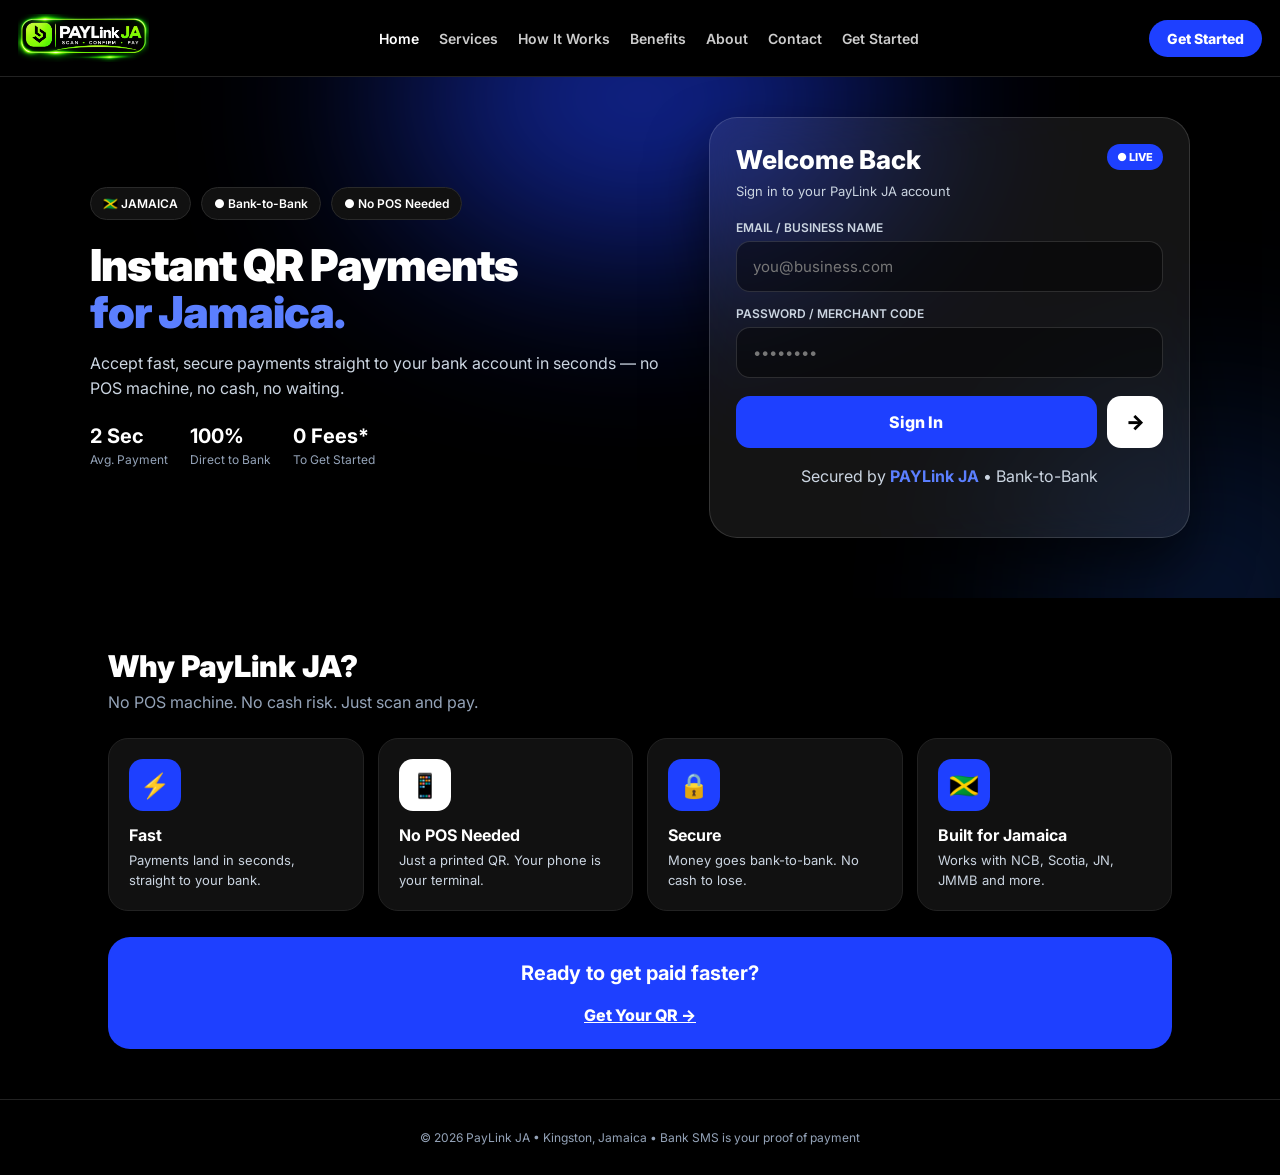
<file: index.html>
<!DOCTYPE html>
<html lang="en">
<head>
<meta charset="UTF-8" />
<meta name="viewport" content="width=device-width, initial-scale=1.0" />
<title>PayLink JA | Instant Bank-to-Bank QR Payments for Jamaica</title>
<link href="https://fonts.googleapis.com/css2?family=Inter:wght@400;600;700;800;900&display=swap" rel="stylesheet">
<style>
* { margin:0; padding:0; box-sizing:border-box; font-family:'Inter',sans-serif; }
body { background:#000; color:#fff; }

/* NAV */
.navbar { background:#000; padding:14px 18px; display:flex; align-items:center; justify-content:space-between; position:sticky; top:0; z-index:100; border-bottom:1px solid #222; }
.logo { display:flex; align-items:center; gap:10px; text-decoration:none; }
.logo img { height:48px; width:auto; display:block; }
.logo-box { width:40px; height:40px; background:#1E40FF; border-radius:12px; display:flex; align-items:center; justify-content:center; font-size:20px; font-weight:900; color:#fff; }
.logo-text b { font-size:19px; color:#fff; display:block; line-height:1; }
.logo-text span { font-size:9px; letter-spacing:2px; color:#5B7FFF; font-weight:700; }
.nav-links { display:flex; gap:20px; align-items:center; }
.nav-links a { color:#ccc; text-decoration:none; font-size:14px; font-weight:600; }
.nav-links a.active { color:#fff; }
.btn-nav { background:#1E40FF; color:#fff; padding:10px 18px; border-radius:999px; font-weight:800; font-size:14px; text-decoration:none; }
.menu-btn { display:none; background:none; border:1px solid #333; color:#fff; font-size:22px; padding:4px 12px; border-radius:8px; cursor:pointer; }

/* HERO */
.hero { position:relative; padding:40px 18px 60px; overflow:hidden; background:#000; }
.glow-top { position:absolute; top:-120px; left:50%; transform:translateX(-50%); width:500px; height:280px; background:#1E40FF; filter:blur(110px); opacity:0.65; border-radius:50%; pointer-events:none; }
.glow-bottom { position:absolute; bottom:-150px; right:-80px; width:300px; height:300px; background:#2563EB; filter:blur(130px); opacity:0.35; border-radius:50%; pointer-events:none; }
.hero-inner { position:relative; max-width:1100px; margin:0 auto; display:grid; grid-template-columns:1.1fr 0.9fr; gap:30px; align-items:center; }
.hero h1 { font-size:44px; line-height:1.05; font-weight:900; letter-spacing:-1px; color:#fff; }
.hero h1 em { color:#5B7FFF; font-style:normal; }
.hero p { color:#CBD5E1; margin:16px 0 22px; font-size:16px; line-height:1.6; }
.pills { display:flex; gap:10px; flex-wrap:wrap; margin-bottom:22px; }
.pill { background:#111; border:1px solid #2A2A2A; padding:8px 12px; border-radius:999px; font-size:12px; font-weight:600; color:#fff; }
.stats { display:flex; gap:22px; }
.stat b { font-size:20px; display:block; color:#fff; }
.stat span { font-size:12px; color:#94A3B8; }

/* GLASS CARD */
.glass { background:rgba(255,255,255,0.08); backdrop-filter:blur(20px); -webkit-backdrop-filter:blur(20px); border:1px solid rgba(255,255,255,0.14); border-radius:28px; padding:26px; box-shadow:0 30px 60px rgba(0,0,0,0.6); }
.glass-top { display:flex; justify-content:space-between; align-items:flex-start; margin-bottom:18px; }
.glass-top h2 { font-size:26px; font-weight:800; color:#fff; }
.glass-top p { font-size:13px; color:#CBD5E1; margin:6px 0 0; }
.live { background:#1E40FF; color:#fff; font-size:11px; font-weight:800; padding:6px 10px; border-radius:999px; }
label { font-size:12px; color:#CBD5E1; font-weight:600; display:block; margin:14px 0 6px; }
.input { width:100%; background:rgba(0,0,0,0.45); border:1px solid rgba(255,255,255,0.14); color:#fff; padding:15px 16px; border-radius:14px; font-size:15px; outline:none; }
.input:focus { border-color:#1E40FF; }
.input::placeholder { color:#777; }
.row { display:flex; gap:10px; margin-top:18px; }
.btn-blue { flex:1; background:#1E40FF; color:#fff; border:none; padding:16px; border-radius:14px; font-weight:800; font-size:16px; cursor:pointer; }
.btn-arrow { width:56px; background:#fff; color:#000; border:none; border-radius:14px; font-size:20px; font-weight:900; cursor:pointer; }
.secure { text-align:center; font-size:12px; color:#94A3B8; margin-top:14px; }
.secure b { color:#5B7FFF; }

/* SECTIONS */
.section { padding:50px 18px; max-width:1100px; margin:0 auto; }
.section h2 { font-size:30px; font-weight:900; margin-bottom:8px; color:#fff; }
.section-sub { color:#94A3B8; margin-bottom:26px; }
.grid4 { display:grid; grid-template-columns:repeat(4,1fr); gap:14px; }
.card { background:#111; border:1px solid #222; border-radius:20px; padding:20px; }
.card-icon { width:52px; height:52px; border-radius:14px; background:#1E40FF; display:flex; align-items:center; justify-content:center; font-size:24px; margin-bottom:14px; color:#fff; }
.card-icon.white { background:#fff; color:#000; }
.card h3 { font-size:16px; margin-bottom:6px; color:#fff; }
.card p { font-size:13px; color:#CBD5E1; line-height:1.5; }
.steps { display:grid; grid-template-columns:1fr 1fr 1fr; gap:14px; }
.step { background:#fff; color:#000; border-radius:20px; padding:22px; }
.step-num { width:36px; height:36px; background:#1E40FF; color:#fff; border-radius:50%; display:flex; align-items:center; justify-content:center; font-weight:900; margin-bottom:12px; }
.step p { color:#555; font-size:14px; margin-top:6px; }
.banner { background:#1E40FF; color:#fff; border-radius:22px; padding:24px; text-align:center; margin-top:26px; }
.banner b { font-size:20px; color:#fff; }
.footer { text-align:center; padding:30px 18px; color:#94A3B8; font-size:12px; border-top:1px solid #222; }

/* MOBILE */
@media(max-width:768px){
  .nav-links, .btn-nav { display:none; }
  .nav-links.show { display:flex; flex-direction:column; align-items:stretch; position:absolute; top:68px; left:0; right:0; background:#000; padding:20px; border-bottom:1px solid #222; z-index:99; }
  .nav-links.show a { padding:12px 0; border-bottom:1px solid #111; font-size:16px; color:#fff; }
  .nav-links.show a.btn-nav-mobile { background:#1E40FF; color:#fff; text-align:center; border-radius:999px; padding:14px; margin-top:12px; border-bottom:none; }
  .menu-btn { display:block; }
  .hero-inner { grid-template-columns:1fr; }
  .hero h1 { font-size:34px; }
  .grid4, .steps { grid-template-columns:1fr; }
  .stats { flex-wrap:wrap; }
}
</style>
</head>
<body>

<header class="navbar">
  <a href="index.html" class="logo">
    <img src="logo.png" alt="PAYLink JA">
  </a>
  <nav class="nav-links" id="navLinks">
    <a href="index.html" class="active">Home</a>
    <a href="services.html">Services</a>
    <a href="how-it-works.html">How It Works</a>
    <a href="benefits.html">Benefits</a>
    <a href="about.html">About</a>
    <a href="contact.html">Contact</a>
    <a href="contact.html" class="btn-nav-mobile">Get Started</a>
  </nav>
  <a href="contact.html" class="btn-nav">Get Started</a>
  <button class="menu-btn" id="menuBtn" type="button" aria-label="Open menu" onclick="toggleMenu()">☰</button>
</header>

<section class="hero">
  <div class="glow-top"></div>
  <div class="glow-bottom"></div>
  <div class="hero-inner">
    <div>
      <div class="pills"><span class="pill">🇯🇲 JAMAICA</span><span class="pill">● Bank-to-Bank</span><span class="pill">● No POS Needed</span></div>
      <h1>Instant QR Payments<br><em>for Jamaica.</em></h1>
      <p>Accept fast, secure payments straight to your bank account in seconds — no POS machine, no cash, no waiting.</p>
      <div class="stats">
        <div class="stat"><b>2 Sec</b><span>Avg. Payment</span></div>
        <div class="stat"><b>100%</b><span>Direct to Bank</span></div>
        <div class="stat"><b>0 Fees*</b><span>To Get Started</span></div>
      </div>
    </div>

    <div class="glass">
      <div class="glass-top">
        <div><h2>Welcome Back</h2><p>Sign in to your PayLink JA account</p></div>
        <span class="live">● LIVE</span>
      </div>
      <label>EMAIL / BUSINESS NAME</label>
      <input class="input" placeholder="you@business.com" />
      <label>PASSWORD / MERCHANT CODE</label>
      <input class="input" type="password" placeholder="••••••••" />
      <div class="row">
        <button class="btn-blue">Sign In</button>
        <button class="btn-arrow">→</button>
      </div>
      <p class="secure">Secured by <b>PAYLink JA</b> • Bank-to-Bank</p>
    </div>
  </div>
</section>

<section class="section">
  <h2>Why PayLink JA?</h2>
  <p class="section-sub">No POS machine. No cash risk. Just scan and pay.</p>
  <div class="grid4">
    <div class="card"><div class="card-icon">⚡</div><h3>Fast</h3><p>Payments land in seconds, straight to your bank.</p></div>
    <div class="card"><div class="card-icon white">📱</div><h3>No POS Needed</h3><p>Just a printed QR. Your phone is your terminal.</p></div>
    <div class="card"><div class="card-icon">🔒</div><h3>Secure</h3><p>Money goes bank-to-bank. No cash to lose.</p></div>
    <div class="card"><div class="card-icon">🇯🇲</div><h3>Built for Jamaica</h3><p>Works with NCB, Scotia, JN, JMMB and more.</p></div>
  </div>
  <div class="banner"><b>Ready to get paid faster?</b><br><br><a href="contact.html" style="color:#fff;font-weight:800;">Get Your QR →</a></div>
</section>

<footer class="footer">© 2026 PayLink JA • Kingston, Jamaica • Bank SMS is your proof of payment</footer>

<script>
function toggleMenu(){
  var nav = document.getElementById('navLinks');
  if(nav) nav.classList.toggle('show');
  var btn = document.getElementById('menuBtn');
  if(btn) btn.textContent = nav.classList.contains('show') ? '✕' : '☰';
}
document.addEventListener('DOMContentLoaded', function(){
  var links = document.querySelectorAll('#navLinks a');
  links.forEach(function(link){
    link.addEventListener('click', function(){
      var nav = document.getElementById('navLinks');
      if(nav) nav.classList.remove('show');
      var btn = document.getElementById('menuBtn');
      if(btn) btn.textContent = '☰';
    });
  });
});
</script>
</body>
</html>
</file>
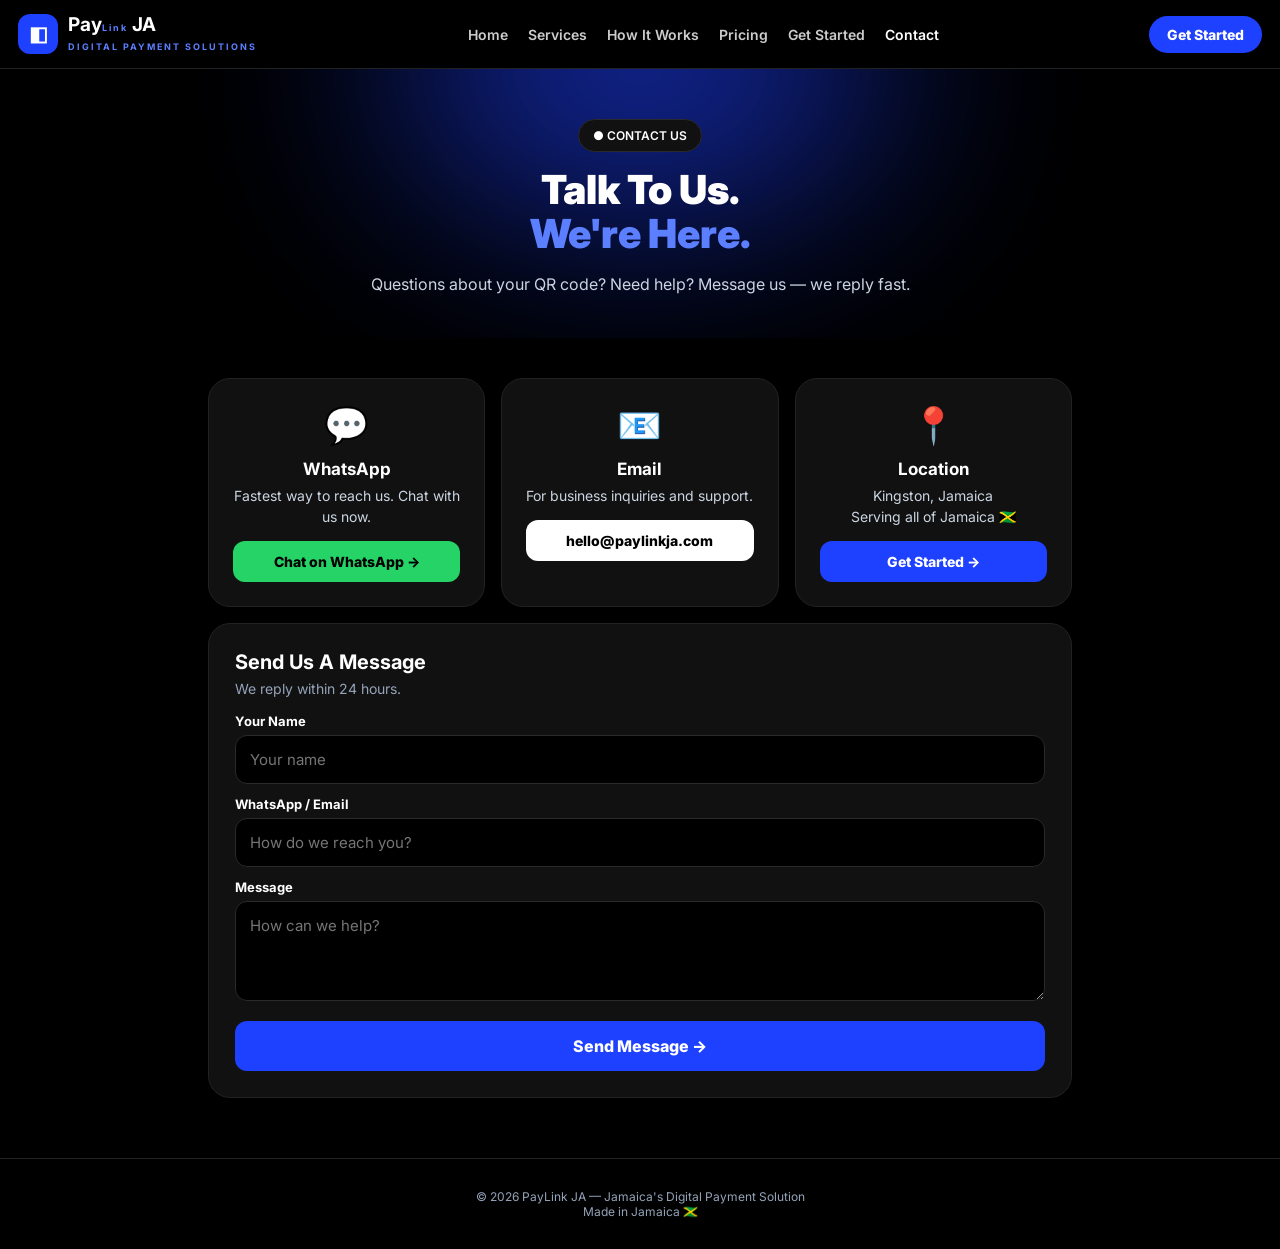
<file: Contact.html>
<!DOCTYPE html>
<html lang="en">
<head>
<meta charset="UTF-8" />
<meta name="viewport" content="width=device-width, initial-scale=1.0" />
<title>Contact | PayLink JA</title>
<link href="https://fonts.googleapis.com/css2?family=Inter:wght@400;600;700;800;900&display=swap" rel="stylesheet">
<style>
* { margin:0; padding:0; box-sizing:border-box; font-family:'Inter',sans-serif; }
body { background:#000; color:#fff; }
.navbar { background:#000; padding:14px 18px; display:flex; align-items:center; justify-content:space-between; position:sticky; top:0; z-index:100; border-bottom:1px solid #222; }
.logo { display:flex; align-items:center; gap:10px; text-decoration:none; }
.logo-box { width:40px; height:40px; background:#1E40FF; border-radius:12px; display:flex; align-items:center; justify-content:center; font-size:20px; font-weight:900; color:#fff; }
.logo-text b { font-size:19px; color:#fff; display:block; line-height:1; }
.logo-text span { font-size:9px; letter-spacing:2px; color:#5B7FFF; font-weight:700; }
.nav-links { display:flex; gap:20px; }
.nav-links a { color:#ccc; text-decoration:none; font-size:14px; font-weight:600; }
.nav-links a.active { color:#fff; }
.btn-nav { background:#1E40FF; color:#fff; padding:10px 18px; border-radius:999px; font-weight:800; font-size:14px; text-decoration:none; }
.menu-btn { display:none; background:none; border:1px solid #333; color:#fff; font-size:22px; padding:4px 12px; border-radius:8px; }
.hero { position:relative; padding:50px 18px 40px; overflow:hidden; background:#000; text-align:center; }
.glow-top { position:absolute; top:-140px; left:50%; transform:translateX(-50%); width:500px; height:280px; background:#1E40FF; filter:blur(110px); opacity:0.65; border-radius:50%; pointer-events:none; }
.hero-inner { position:relative; max-width:800px; margin:0 auto; }
.hero h1 { font-size:40px; font-weight:900; line-height:1.1; }
.hero h1 em { color:#5B7FFF; font-style:normal; }
.hero p { color:#CBD5E1; margin:16px 0 0; font-size:16px; line-height:1.6; }
.pill { display:inline-block; background:#111; border:1px solid #2A2A2A; padding:8px 14px; border-radius:999px; font-size:12px; font-weight:600; margin-bottom:16px; }
.section { padding:40px 18px 60px; max-width:900px; margin:0 auto; }
.grid { display:grid; grid-template-columns:1fr 1fr 1fr; gap:16px; }
.card { background:#111; border:1px solid #222; border-radius:22px; padding:24px; text-align:center; }
.card-icon { font-size:36px; margin-bottom:12px; }
.card h3 { font-size:17px; margin-bottom:6px; }
.card p { font-size:14px; color:#CBD5E1; line-height:1.5; margin-bottom:14px; }
.card a { display:block; background:#1E40FF; color:#fff; text-decoration:none; padding:12px; border-radius:12px; font-weight:800; font-size:14px; }
.card a.green { background:#25D366; color:#000; }
.card a.white { background:#fff; color:#000; }
.form-card { background:#111; border:1px solid #222; border-radius:22px; padding:26px; margin-top:16px; }
.form-card h3 { font-size:20px; margin-bottom:6px; }
.form-card p { color:#94A3B8; font-size:14px; margin-bottom:16px; }
label { display:block; font-size:13px; font-weight:700; margin:12px 0 6px; }
input, textarea { width:100%; background:#000; border:1px solid #2A2A2A; color:#fff; padding:14px; border-radius:12px; font-size:15px; outline:none; }
input:focus, textarea:focus { border-color:#1E40FF; }
textarea { height:100px; resize:vertical; }
.submit { width:100%; background:#1E40FF; color:#fff; border:none; padding:15px; border-radius:12px; font-weight:800; font-size:16px; margin-top:16px; cursor:pointer; }
.footer { text-align:center; padding:30px 18px; color:#94A3B8; font-size:12px; border-top:1px solid #222; }
@media(max-width:768px){
  .nav-links, .btn-nav { display:none; }
  .nav-links.show { display:flex; flex-direction:column; position:absolute; top:68px; left:0; right:0; background:#000; padding:20px; border-bottom:1px solid #222; }
  .nav-links.show a { padding:12px 0; border-bottom:1px solid #111; font-size:16px; color:#fff; }
  .menu-btn { display:block; }
  .hero h1 { font-size:32px; }
  .grid { grid-template-columns:1fr; }
}
</style>
</head>
<body>
<header class="navbar">
  <a href="index.html" class="logo">
    <div class="logo-box">◧</div>
    <div class="logo-text"><b>Pay<span style="color:#5B7FFF;">Link</span> JA</b><span>DIGITAL PAYMENT SOLUTIONS</span></div>
  </a>
  <nav class="nav-links" id="navLinks">
    <a href="index.html">Home</a>
    <a href="services.html">Services</a>
    <a href="how-it-works.html">How It Works</a>
    <a href="pricing.html">Pricing</a>
    <a href="get-started.html">Get Started</a>
    <a href="contact.html" class="active">Contact</a>
  </nav>
  <a href="get-started.html" class="btn-nav">Get Started</a>
  <button class="menu-btn" onclick="toggleMenu()">☰</button>
</header>
<section class="hero">
  <div class="glow-top"></div>
  <div class="hero-inner">
    <span class="pill">● CONTACT US</span>
    <h1>Talk To Us.<br><em>We're Here.</em></h1>
    <p>Questions about your QR code? Need help? Message us — we reply fast.</p>
  </div>
</section>
<section class="section">
  <div class="grid">
    <div class="card">
      <div class="card-icon">💬</div>
      <h3>WhatsApp</h3>
      <p>Fastest way to reach us. Chat with us now.</p>
      <a href="https://wa.me/18765551234?text=Hi%20PayLink%20JA!" class="green">Chat on WhatsApp →</a>
    </div>
    <div class="card">
      <div class="card-icon">📧</div>
      <h3>Email</h3>
      <p>For business inquiries and support.</p>
      <a href="mailto:hello@paylinkja.com" class="white">hello@paylinkja.com</a>
    </div>
    <div class="card">
      <div class="card-icon">📍</div>
      <h3>Location</h3>
      <p>Kingston, Jamaica<br>Serving all of Jamaica 🇯🇲</p>
      <a href="get-started.html">Get Started →</a>
    </div>
  </div>
  <div class="form-card">
    <h3>Send Us A Message</h3>
    <p>We reply within 24 hours.</p>
    <form action="https://formspree.io/f/mzzgqkya" method="POST">
      <label>Your Name</label>
      <input type="text" name="name" placeholder="Your name" required>
      <label>WhatsApp / Email</label>
      <input type="text" name="contact" placeholder="How do we reach you?" required>
      <label>Message</label>
      <textarea name="message" placeholder="How can we help?" required></textarea>
      <button type="submit" class="submit">Send Message →</button>
    </form>
  </div>
</section>
<div class="footer">© 2026 PayLink JA — Jamaica's Digital Payment Solution<br>Made in Jamaica 🇯🇲</div>
<script>
function toggleMenu(){ document.getElementById('navLinks').classList.toggle('show'); }
</script>
</body>
</html>
</file>
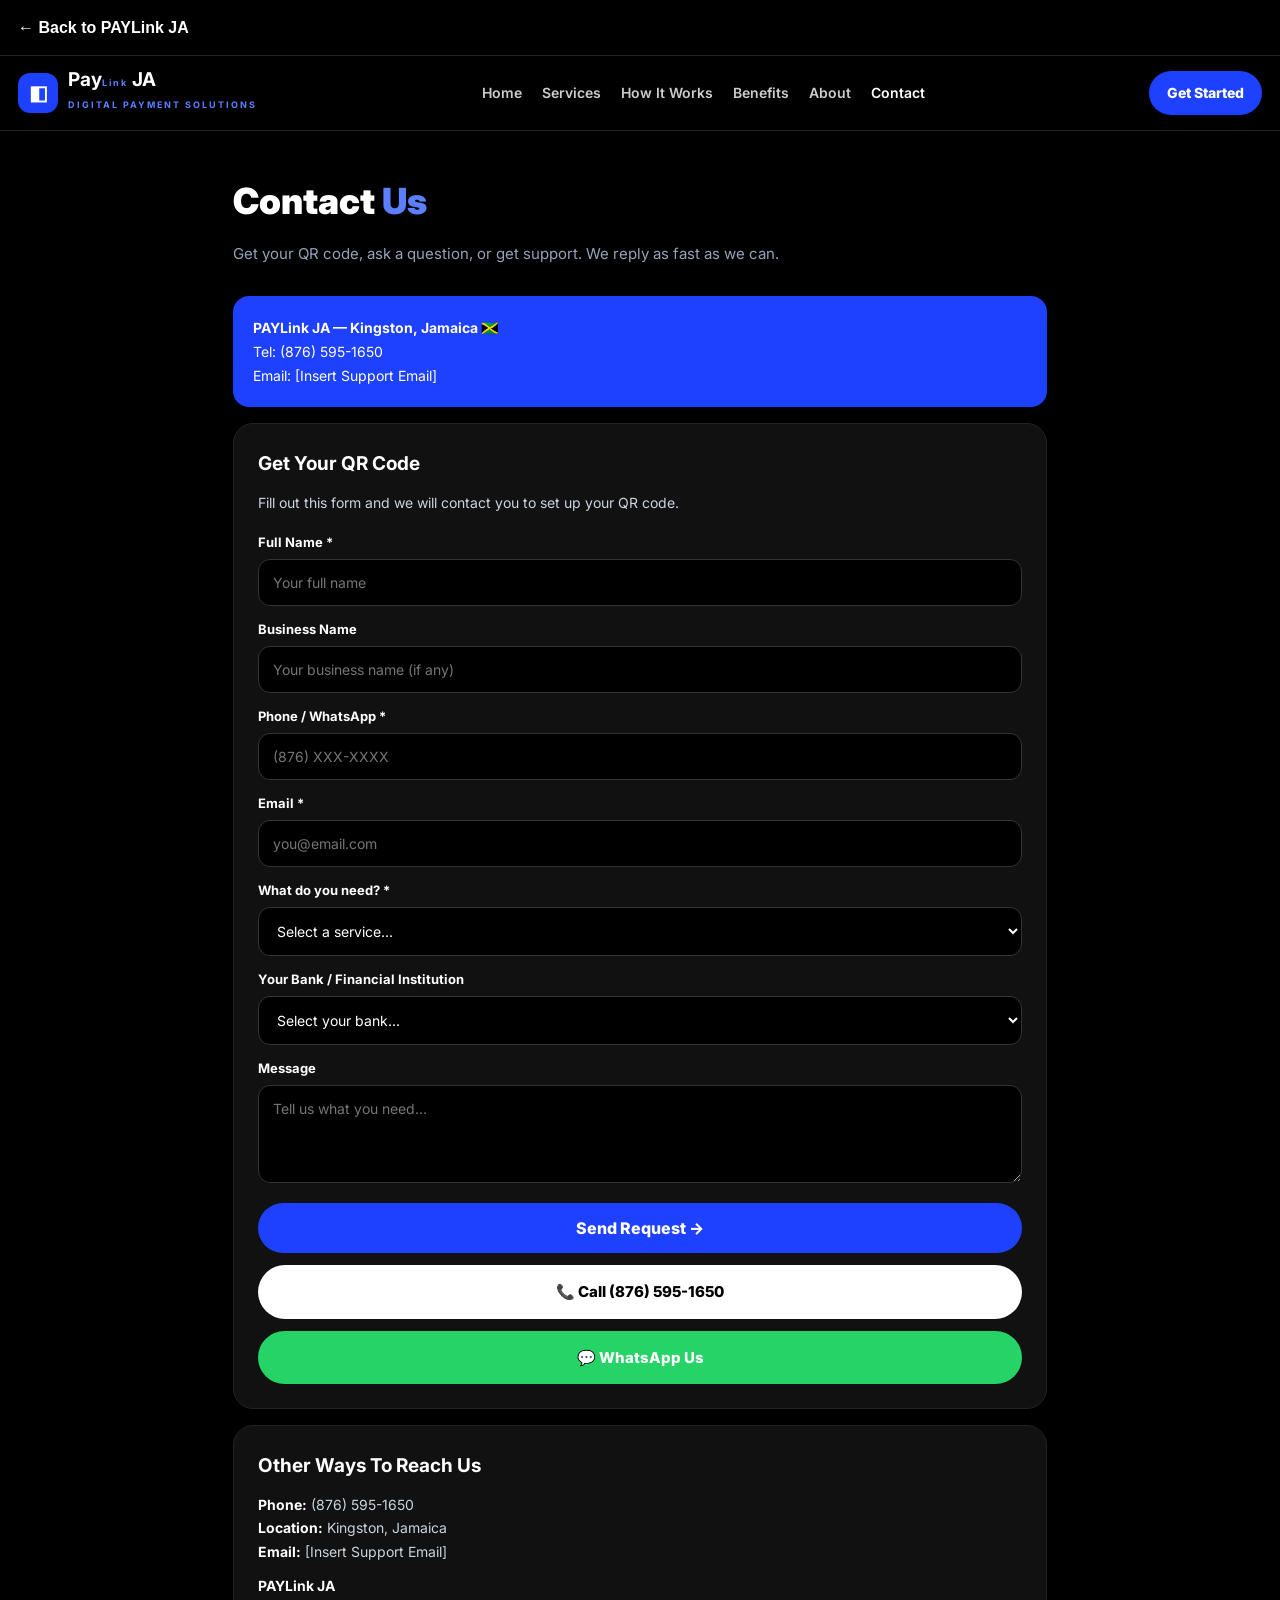
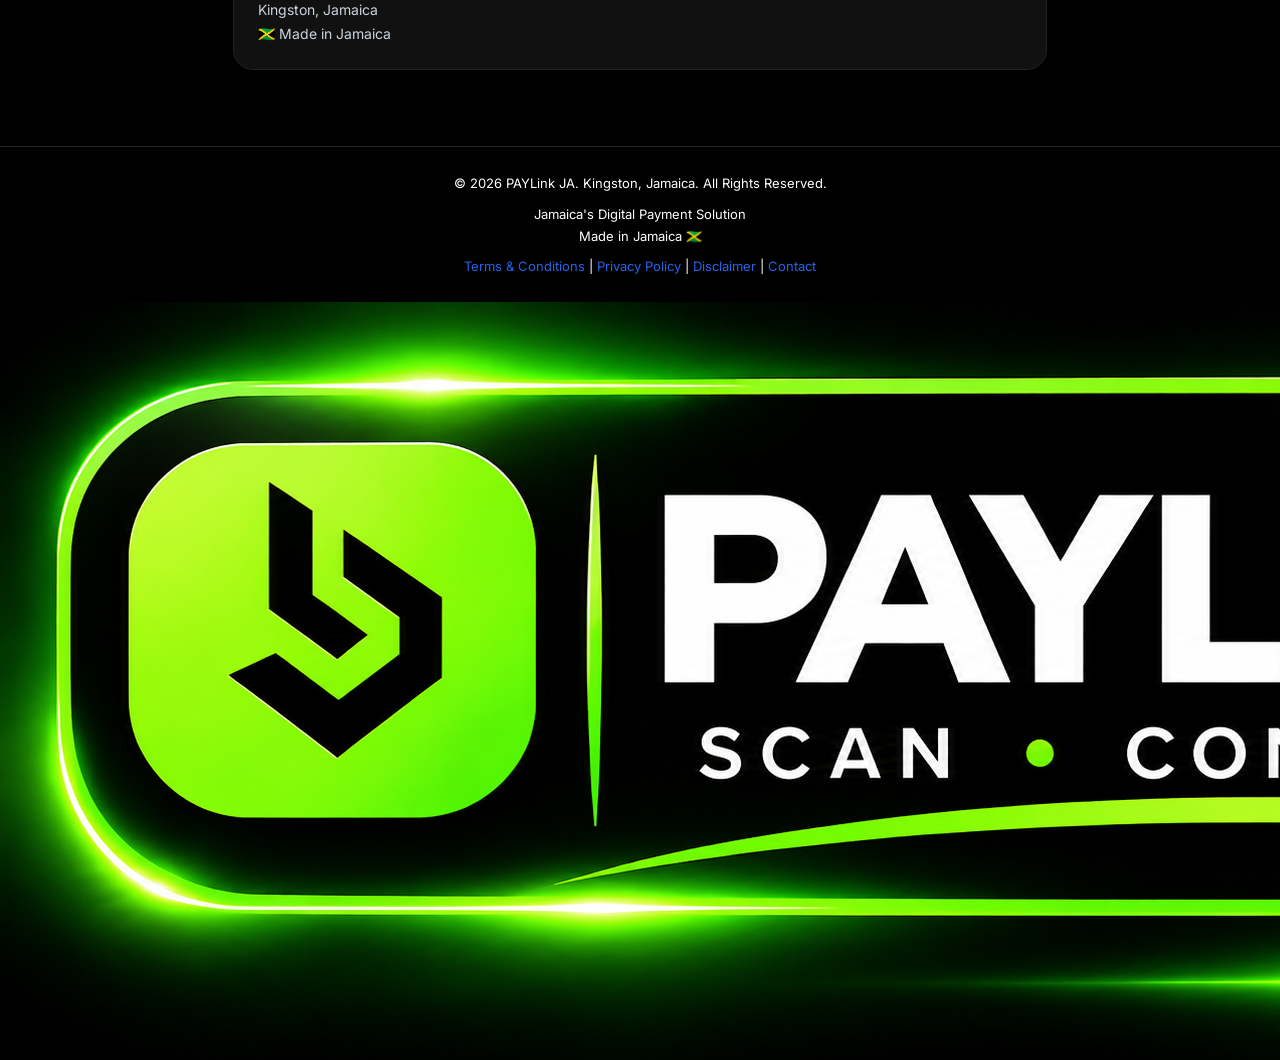
<file: contact.html>
<!DOCTYPE html>
<html lang="en">
<head>
<meta charset="UTF-8" />
<meta name="viewport" content="width=device-width, initial-scale=1.0" />
<title>Contact Us | PAYLink JA</title>
<link href="https://fonts.googleapis.com/css2?family=Inter:wght@400;600;700;800;900&display=swap" rel="stylesheet">
<style>
* { margin:0; padding:0; box-sizing:border-box; font-family:'Inter',sans-serif; }
body { background:#000; color:#fff; line-height:1.7; }
.navbar { background:#000; padding:14px 18px; display:flex; align-items:center; justify-content:space-between; position:sticky; top:0; z-index:100; border-bottom:1px solid #222; }
.logo { display:flex; align-items:center; gap:10px; text-decoration:none; }
.logo-box { width:40px; height:40px; background:#1E40FF; border-radius:12px; display:flex; align-items:center; justify-content:center; font-size:20px; font-weight:900; color:#fff; }
.logo-text b { font-size:19px; color:#fff; display:block; line-height:1; }
.logo-text span { font-size:9px; letter-spacing:2px; color:#5B7FFF; font-weight:700; }
.nav-links { display:flex; gap:20px; }
.nav-links a { color:#ccc; text-decoration:none; font-size:14px; font-weight:600; }
.nav-links a.active { color:#fff; }
.btn-nav { background:#1E40FF; color:#fff; padding:10px 18px; border-radius:999px; font-weight:800; font-size:14px; text-decoration:none; }
.menu-btn { display:none; background:none; border:1px solid #333; color:#fff; font-size:22px; padding:4px 12px; border-radius:8px; }
.container { max-width:850px; margin:0 auto; padding:40px 18px 60px; }
.container h1 { font-size:36px; font-weight:900; margin-bottom:8px; }
.container h1 em { color:#5B7FFF; font-style:normal; }
.subtitle { color:#94A3B8; font-size:15px; margin-bottom:30px; }
.card { background:#111; border:1px solid #222; border-radius:20px; padding:24px; margin-bottom:16px; }
.card h2 { font-size:19px; margin-bottom:10px; color:#fff; }
.card p { font-size:14px; color:#CBD5E1; }
.card b { color:#fff; }
.notice { background:#1E40FF; border-radius:16px; padding:20px; margin-bottom:16px; font-size:14px; }
input, select, textarea { width:100%; padding:14px; background:#000; border:1px solid #333; border-radius:12px; color:#fff; font-size:14px; margin-bottom:12px; outline:none; }
input:focus, select:focus, textarea:focus { border-color:#1E40FF; }
label { font-size:13px; font-weight:700; color:#fff; display:block; margin-bottom:6px; }
.btn-send { background:#1E40FF; color:#fff; border:none; padding:15px; width:100%; border-radius:999px; font-weight:800; font-size:16px; cursor:pointer; }
.btn-call { display:block; text-align:center; background:#fff; color:#000; padding:14px; border-radius:999px; font-weight:800; font-size:15px; text-decoration:none; margin-top:12px; }
.btn-whatsapp { display:block; text-align:center; background:#25D366; color:#fff; padding:14px; border-radius:999px; font-weight:800; font-size:15px; text-decoration:none; margin-top:12px; }
a { color:#5B7FFF; }
@media(max-width:768px){
  .nav-links, .btn-nav { display:none; }
  .nav-links.show { display:flex; flex-direction:column; position:absolute; top:68px; left:0; right:0; background:#000; padding:20px; border-bottom:1px solid #222; }
  .nav-links.show a { padding:12px 0; border-bottom:1px solid #111; font-size:16px; color:#fff; }
  .menu-btn { display:block; }
  .container h1 { font-size:28px; }
}
</style>
</head>
<body>
<div style="padding:14px 18px; border-bottom:1px solid #222;"><a href="index.html" style="color:#fff; text-decoration:none; font-weight:800; font-family:Arial, sans-serif;">← Back to PAYLink JA</a></div>
<header class="navbar">
  <a href="index.html" class="logo">
    <div class="logo-box">◧</div>
    <div class="logo-text"><b>Pay<span style="color:#5B7FFF;">Link</span> JA</b><span>DIGITAL PAYMENT SOLUTIONS</span></div>
  </a>
  <nav class="nav-links" id="navLinks">
    <a href="index.html">Home</a>
    <a href="services.html">Services</a>
    <a href="how-it-works.html">How It Works</a>
    <a href="benefits.html">Benefits</a>
    <a href="about.html">About</a>
    <a href="contact.html" class="active">Contact</a>
  </nav>
  <a href="contact.html" class="btn-nav">Get Started</a>
  <button class="menu-btn" onclick="toggleMenu()">☰</button>
</header>

<div class="container">
  <h1>Contact <em>Us</em></h1>
  <p class="subtitle">Get your QR code, ask a question, or get support. We reply as fast as we can.</p>

  <div class="notice">
    <b>PAYLink JA — Kingston, Jamaica 🇯🇲</b><br>
    Tel: (876) 595-1650<br>
    Email: [Insert Support Email]
  </div>

  <div class="card">
    <h2>Get Your QR Code</h2>
    <p>Fill out this form and we will contact you to set up your QR code.</p>
    <form action="mailto:[Insert Support Email]" method="post" enctype="text/plain" style="margin-top:16px;">
      <label>Full Name *</label>
      <input type="text" name="name" placeholder="Your full name" required>
      <label>Business Name</label>
      <input type="text" name="business" placeholder="Your business name (if any)">
      <label>Phone / WhatsApp *</label>
      <input type="tel" name="phone" placeholder="(876) XXX-XXXX" required>
      <label>Email *</label>
      <input type="email" name="email" placeholder="you@email.com" required>
      <label>What do you need? *</label>
      <select name="service" required>
        <option value="">Select a service...</option>
        <option>Business Payments - QR for my business</option>
        <option>Event Solutions - QR ticketing / event payments</option>
        <option>Food & Beverage - QR for food / drinks</option>
        <option>Individual Solutions - Personal QR</option>
        <option>Support / Question about my QR</option>
      </select>
      <label>Your Bank / Financial Institution</label>
      <select name="bank">
        <option value="">Select your bank...</option>
        <option>NCB - National Commercial Bank</option>
        <option>Scotiabank Jamaica</option>
        <option>JN Bank</option>
        <option>JMMB Bank</option>
        <option>FirstCaribbean / CIBC</option>
        <option>Sagicor Bank</option>
        <option>Credit Union / Building Society</option>
        <option>Other</option>
      </select>
      <label>Message</label>
      <textarea name="message" rows="4" placeholder="Tell us what you need..."></textarea>
      <button type="submit" class="btn-send">Send Request →</button>
    </form>
    <a href="tel:+18765951650" class="btn-call">📞 Call (876) 595-1650</a>
    <a href="https://wa.me/18765951650?text=Hi%20PAYLink%20JA!%20I%20want%20my%20QR%20code." class="btn-whatsapp">💬 WhatsApp Us</a>
  </div>

  <div class="card">
    <h2>Other Ways To Reach Us</h2>
    <p><b>Phone:</b> (876) 595-1650</p>
    <p><b>Location:</b> Kingston, Jamaica</p>
    <p><b>Email:</b> [Insert Support Email]</p>
    <p style="margin-top:10px;"><b>PAYLink JA</b><br>Kingston, Jamaica<br>🇯🇲 Made in Jamaica</p>
  </div>
</div>

<footer style="background:#000000; color:#FFFFFF; padding:25px 18px; text-align:center; font-family:Arial, sans-serif; font-size:13px; border-top:1px solid #222;">
  <p style="margin:0 0 8px 0;">© 2026 PAYLink JA. Kingston, Jamaica. All Rights Reserved.</p>
  <p style="margin:0 0 8px 0;">Jamaica's Digital Payment Solution<br>Made in Jamaica 🇯🇲</p>
  <p style="margin:0;">
    <a href="terms-conditions.html" style="color:#2563EB; text-decoration:none;">Terms &amp; Conditions</a> |
    <a href="privacy.html" style="color:#2563EB; text-decoration:none;">Privacy Policy</a> |
    <a href="disclaimer.html" style="color:#2563EB; text-decoration:none;">Disclaimer</a> |
    <a href="contact.html" style="color:#2563EB; text-decoration:none;">Contact</a>
  </p>
</footer>

<script>
function toggleMenu(){ document.getElementById('navLinks').classList.toggle('show'); }
</script>

</body>
  <a href="index.html" class="logo small"><img src="logo.png" alt="PAYLink JA"></a>
</html>
</file>
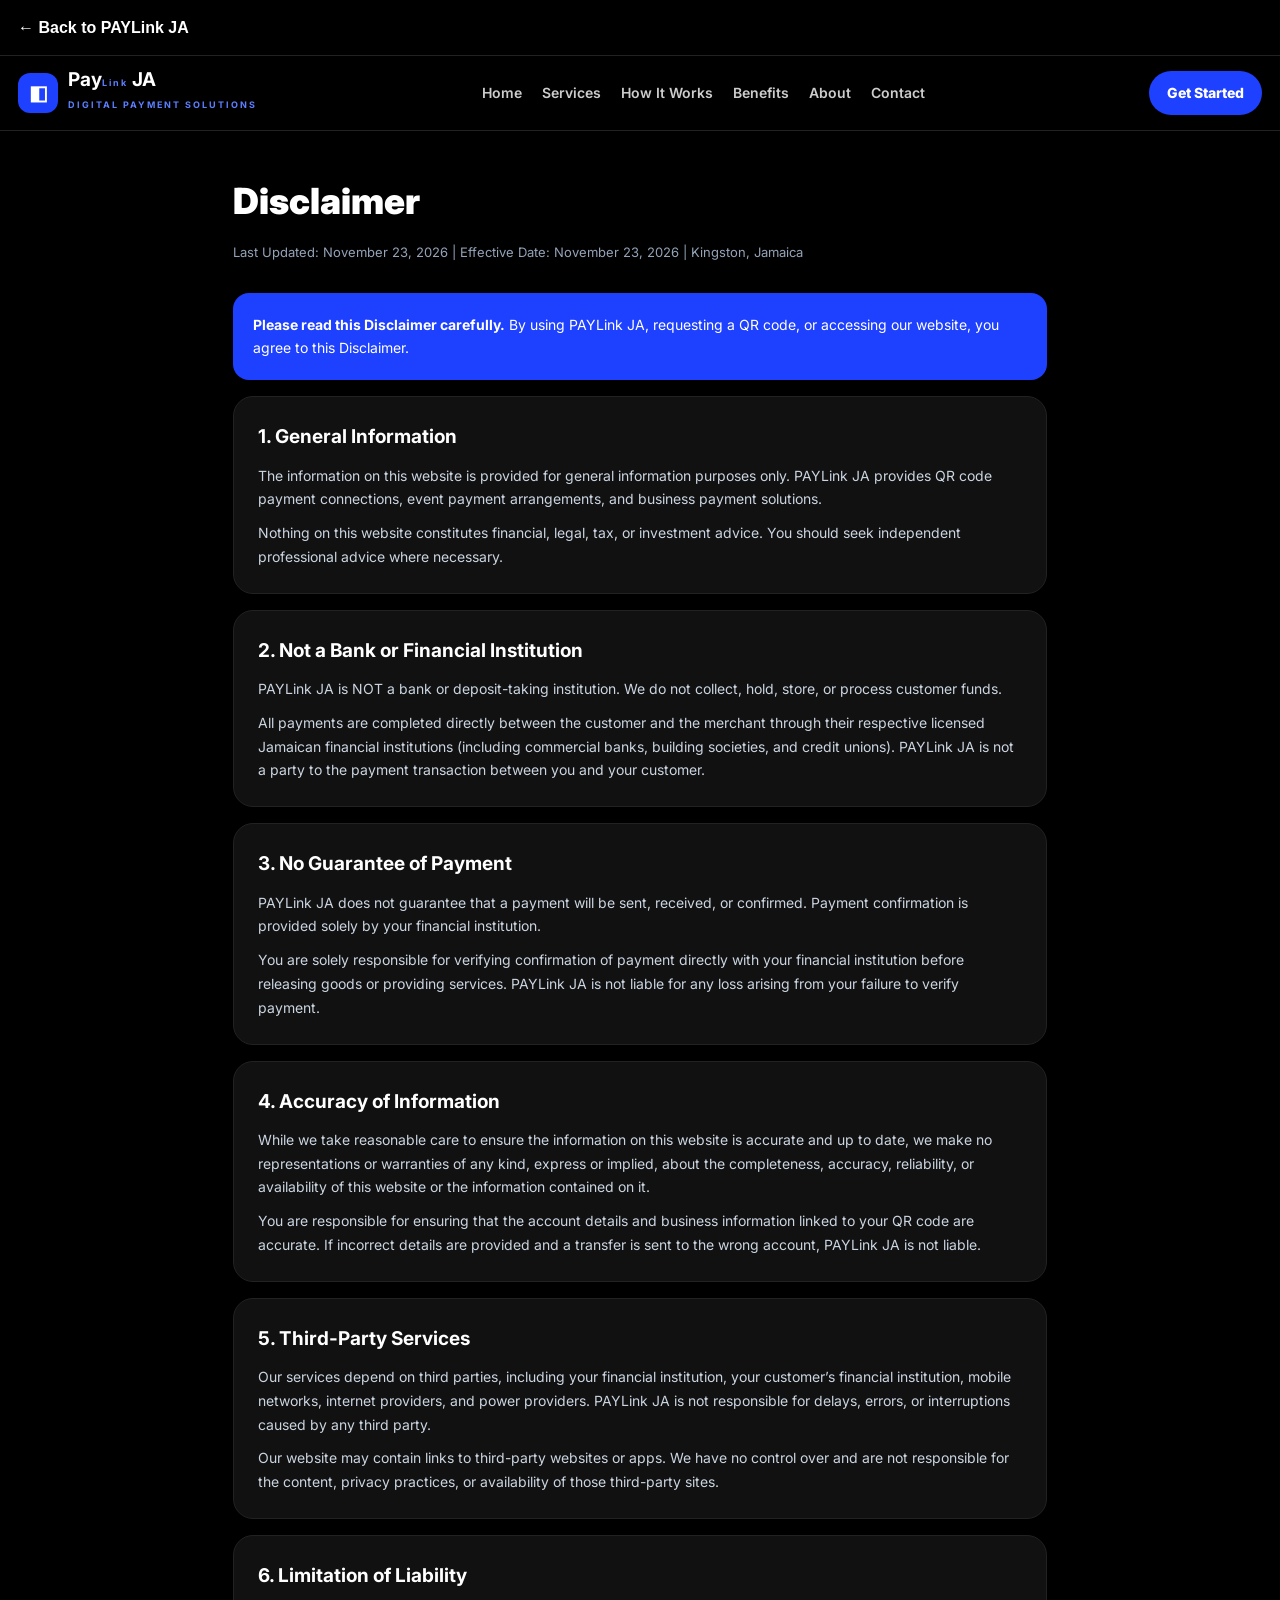
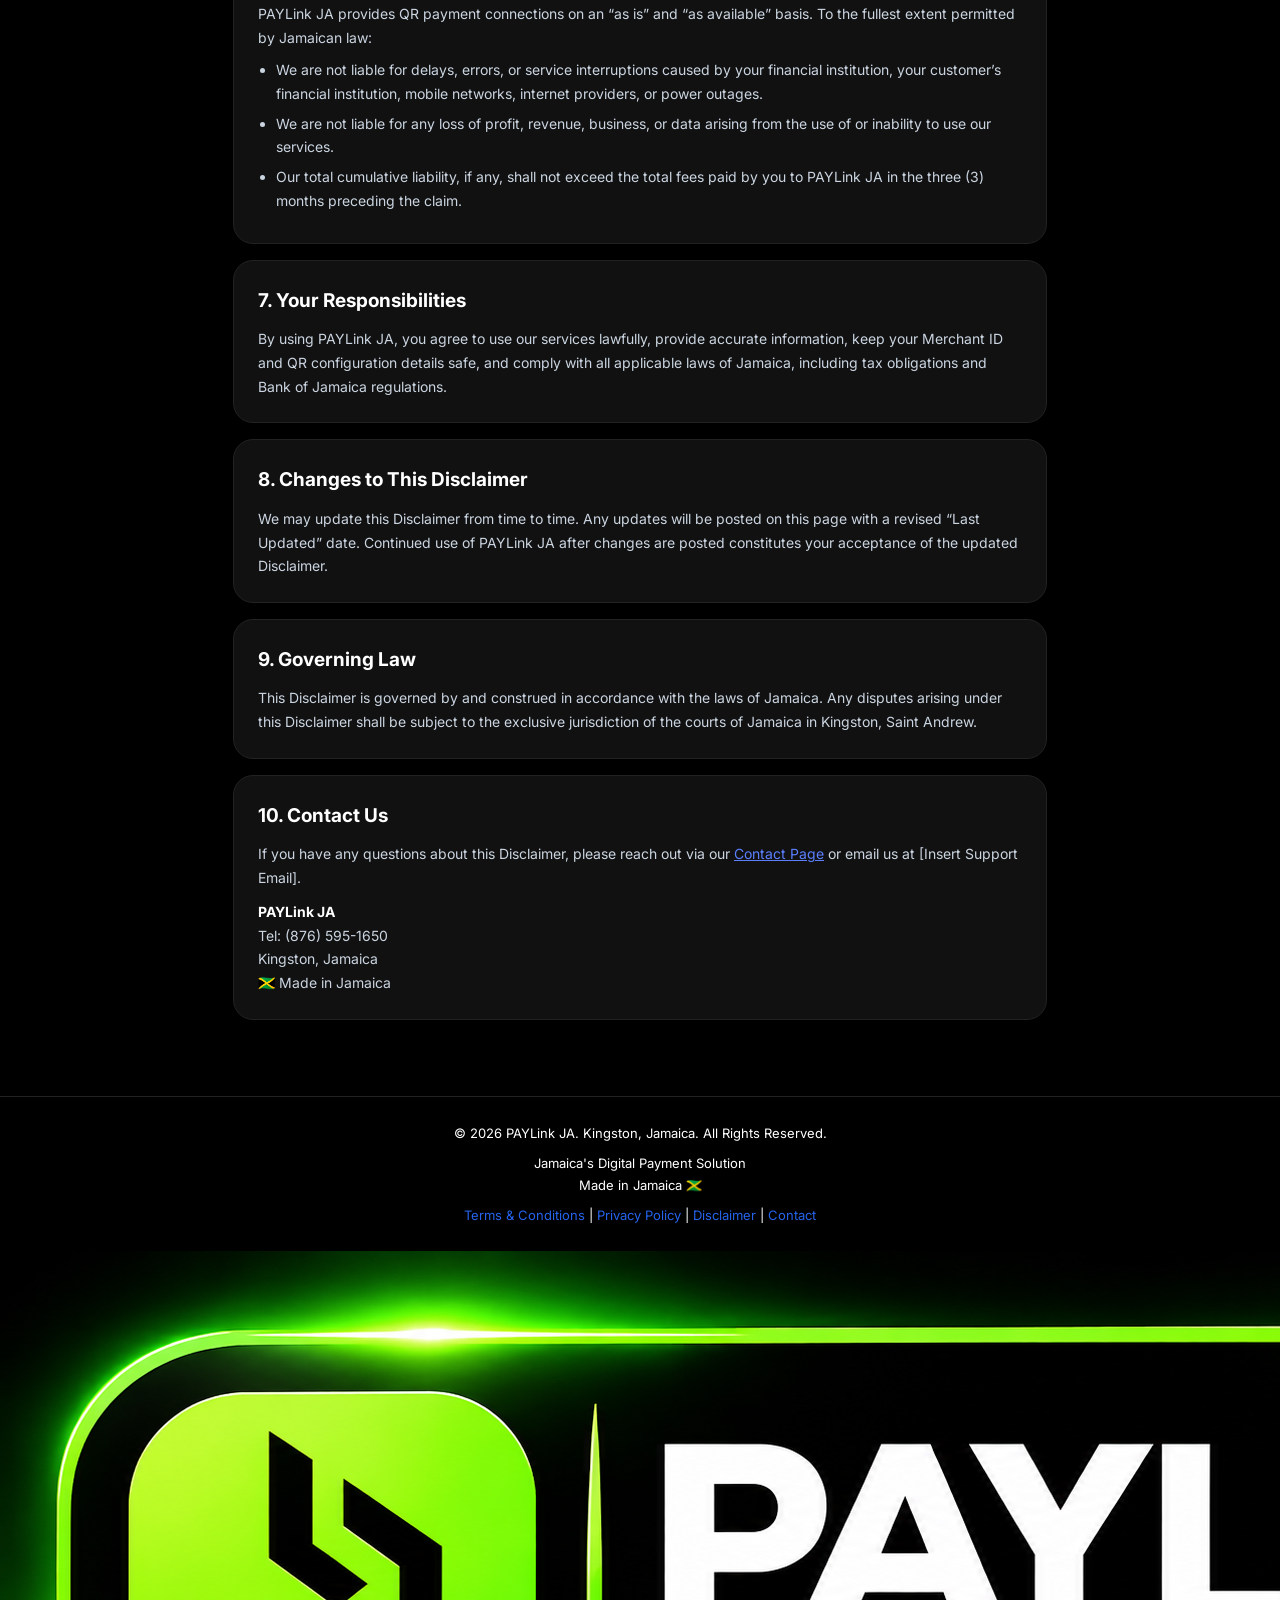
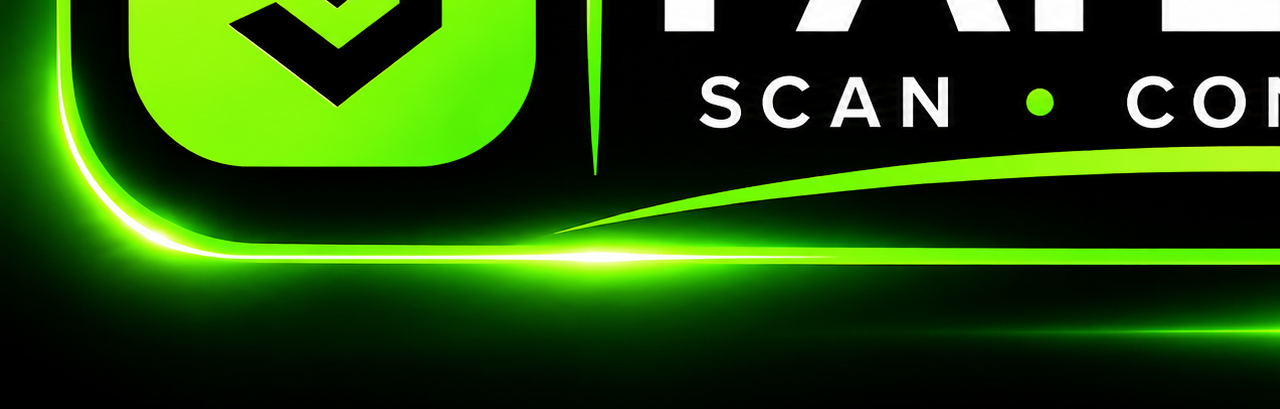
<file: disclaimer.html>
<!DOCTYPE html>
<html lang="en">
<head>
<meta charset="UTF-8" />
<meta name="viewport" content="width=device-width, initial-scale=1.0" />
<title>Disclaimer | PAYLink JA</title>
<link href="https://fonts.googleapis.com/css2?family=Inter:wght@400;600;700;800;900&display=swap" rel="stylesheet">
<style>
* { margin:0; padding:0; box-sizing:border-box; font-family:'Inter',sans-serif; }
body { background:#000; color:#fff; line-height:1.7; }
.navbar { background:#000; padding:14px 18px; display:flex; align-items:center; justify-content:space-between; position:sticky; top:0; z-index:100; border-bottom:1px solid #222; }
.logo { display:flex; align-items:center; gap:10px; text-decoration:none; }
.logo-box { width:40px; height:40px; background:#1E40FF; border-radius:12px; display:flex; align-items:center; justify-content:center; font-size:20px; font-weight:900; color:#fff; }
.logo-text b { font-size:19px; color:#fff; display:block; line-height:1; }
.logo-text span { font-size:9px; letter-spacing:2px; color:#5B7FFF; font-weight:700; }
.nav-links { display:flex; gap:20px; }
.nav-links a { color:#ccc; text-decoration:none; font-size:14px; font-weight:600; }
.nav-links a.active { color:#fff; }
.btn-nav { background:#1E40FF; color:#fff; padding:10px 18px; border-radius:999px; font-weight:800; font-size:14px; text-decoration:none; }
.menu-btn { display:none; background:none; border:1px solid #333; color:#fff; font-size:22px; padding:4px 12px; border-radius:8px; }
.container { max-width:850px; margin:0 auto; padding:40px 18px 60px; }
.container h1 { font-size:36px; font-weight:900; margin-bottom:8px; }
.container h1 em { color:#5B7FFF; font-style:normal; }
.updated { color:#94A3B8; font-size:13px; margin-bottom:30px; }
.card { background:#111; border:1px solid #222; border-radius:20px; padding:24px; margin-bottom:16px; }
.card h2 { font-size:19px; margin-bottom:10px; color:#fff; }
.card p, .card li { font-size:14px; color:#CBD5E1; }
.card ul { padding-left:18px; margin-top:8px; }
.card li { margin-bottom:6px; }
.card b { color:#fff; }
.notice { background:#1E40FF; border-radius:16px; padding:20px; margin-bottom:16px; font-size:14px; }
.notice b { color:#fff; }
a { color:#5B7FFF; }
@media(max-width:768px){
  .nav-links, .btn-nav { display:none; }
  .nav-links.show { display:flex; flex-direction:column; position:absolute; top:68px; left:0; right:0; background:#000; padding:20px; border-bottom:1px solid #222; }
  .nav-links.show a { padding:12px 0; border-bottom:1px solid #111; font-size:16px; color:#fff; }
  .menu-btn { display:block; }
  .container h1 { font-size:28px; }
}
</style>
</head>
<body>
<div style="padding:14px 18px; border-bottom:1px solid #222;"><a href="index.html" style="color:#fff; text-decoration:none; font-weight:800; font-family:Arial, sans-serif;">← Back to PAYLink JA</a></div>
<header class="navbar">
  <a href="index.html" class="logo">
    <div class="logo-box">◧</div>
    <div class="logo-text"><b>Pay<span style="color:#5B7FFF;">Link</span> JA</b><span>DIGITAL PAYMENT SOLUTIONS</span></div>
  </a>
  <nav class="nav-links" id="navLinks">
    <a href="index.html">Home</a>
    <a href="services.html">Services</a>
    <a href="how-it-works.html">How It Works</a>
    <a href="benefits.html">Benefits</a>
    <a href="about.html">About</a>
    <a href="contact.html">Contact</a>
  </nav>
  <a href="contact.html" class="btn-nav">Get Started</a>
  <button class="menu-btn" onclick="toggleMenu()">☰</button>
</header>

<div class="container">
  <h1>Disclaimer</h1>
  <p class="updated">Last Updated: November 23, 2026 | Effective Date: November 23, 2026 | Kingston, Jamaica</p>

  <div class="notice">
    <b>Please read this Disclaimer carefully.</b> By using PAYLink JA, requesting a QR code, or accessing our website, you agree to this Disclaimer.
  </div>

  <div class="card">
    <h2>1. General Information</h2>
    <p>The information on this website is provided for general information purposes only. PAYLink JA provides QR code payment connections, event payment arrangements, and business payment solutions.</p>
    <p style="margin-top:10px;">Nothing on this website constitutes financial, legal, tax, or investment advice. You should seek independent professional advice where necessary.</p>
  </div>

  <div class="card">
    <h2>2. Not a Bank or Financial Institution</h2>
    <p>PAYLink JA is NOT a bank or deposit-taking institution. We do not collect, hold, store, or process customer funds.</p>
    <p style="margin-top:10px;">All payments are completed directly between the customer and the merchant through their respective licensed Jamaican financial institutions (including commercial banks, building societies, and credit unions). PAYLink JA is not a party to the payment transaction between you and your customer.</p>
  </div>

  <div class="card">
    <h2>3. No Guarantee of Payment</h2>
    <p>PAYLink JA does not guarantee that a payment will be sent, received, or confirmed. Payment confirmation is provided solely by your financial institution.</p>
    <p style="margin-top:10px;">You are solely responsible for verifying confirmation of payment directly with your financial institution before releasing goods or providing services. PAYLink JA is not liable for any loss arising from your failure to verify payment.</p>
  </div>

  <div class="card">
    <h2>4. Accuracy of Information</h2>
    <p>While we take reasonable care to ensure the information on this website is accurate and up to date, we make no representations or warranties of any kind, express or implied, about the completeness, accuracy, reliability, or availability of this website or the information contained on it.</p>
    <p style="margin-top:10px;">You are responsible for ensuring that the account details and business information linked to your QR code are accurate. If incorrect details are provided and a transfer is sent to the wrong account, PAYLink JA is not liable.</p>
  </div>

  <div class="card">
    <h2>5. Third-Party Services</h2>
    <p>Our services depend on third parties, including your financial institution, your customer’s financial institution, mobile networks, internet providers, and power providers. PAYLink JA is not responsible for delays, errors, or interruptions caused by any third party.</p>
    <p style="margin-top:10px;">Our website may contain links to third-party websites or apps. We have no control over and are not responsible for the content, privacy practices, or availability of those third-party sites.</p>
  </div>

  <div class="card">
    <h2>6. Limitation of Liability</h2>
    <p>PAYLink JA provides QR payment connections on an “as is” and “as available” basis. To the fullest extent permitted by Jamaican law:</p>
    <ul>
      <li>We are not liable for delays, errors, or service interruptions caused by your financial institution, your customer’s financial institution, mobile networks, internet providers, or power outages.</li>
      <li>We are not liable for any loss of profit, revenue, business, or data arising from the use of or inability to use our services.</li>
      <li>Our total cumulative liability, if any, shall not exceed the total fees paid by you to PAYLink JA in the three (3) months preceding the claim.</li>
    </ul>
  </div>

  <div class="card">
    <h2>7. Your Responsibilities</h2>
    <p>By using PAYLink JA, you agree to use our services lawfully, provide accurate information, keep your Merchant ID and QR configuration details safe, and comply with all applicable laws of Jamaica, including tax obligations and Bank of Jamaica regulations.</p>
  </div>

  <div class="card">
    <h2>8. Changes to This Disclaimer</h2>
    <p>We may update this Disclaimer from time to time. Any updates will be posted on this page with a revised “Last Updated” date. Continued use of PAYLink JA after changes are posted constitutes your acceptance of the updated Disclaimer.</p>
  </div>

  <div class="card">
    <h2>9. Governing Law</h2>
    <p>This Disclaimer is governed by and construed in accordance with the laws of Jamaica. Any disputes arising under this Disclaimer shall be subject to the exclusive jurisdiction of the courts of Jamaica in Kingston, Saint Andrew.</p>
  </div>

  <div class="card">
    <h2>10. Contact Us</h2>
    <p>If you have any questions about this Disclaimer, please reach out via our <a href="contact.html">Contact Page</a> or email us at [Insert Support Email].</p>
    <p style="margin-top:10px;"><b>PAYLink JA</b><br>Tel: (876) 595-1650<br>Kingston, Jamaica<br>🇯🇲 Made in Jamaica</p>
  </div>

</div>

<!-- PAYLink JA Footer - SINGLE FOOTER -->
<footer style="background:#000000; color:#FFFFFF; padding:25px 18px; text-align:center; font-family:Arial, sans-serif; font-size:13px; border-top:1px solid #222;">
  <p style="margin:0 0 8px 0;">© 2026 PAYLink JA. Kingston, Jamaica. All Rights Reserved.</p>
  <p style="margin:0 0 8px 0;">Jamaica's Digital Payment Solution<br>Made in Jamaica 🇯🇲</p>
  <p style="margin:0;">
    <a href="terms-conditions.html" style="color:#2563EB; text-decoration:none;">Terms &amp; Conditions</a> |
    <a href="privacy.html" style="color:#2563EB; text-decoration:none;">Privacy Policy</a> |
    <a href="disclaimer.html" style="color:#2563EB; text-decoration:none;">Disclaimer</a> |
    <a href="contact.html" style="color:#2563EB; text-decoration:none;">Contact</a>
  </p>
</footer>

<script>
function toggleMenu(){ document.getElementById('navLinks').classList.toggle('show'); }
</script>

</body>
  <a href="index.html" class="logo small"><img src="logo.png" alt="PAYLink JA"></a>
      </html>
</file>
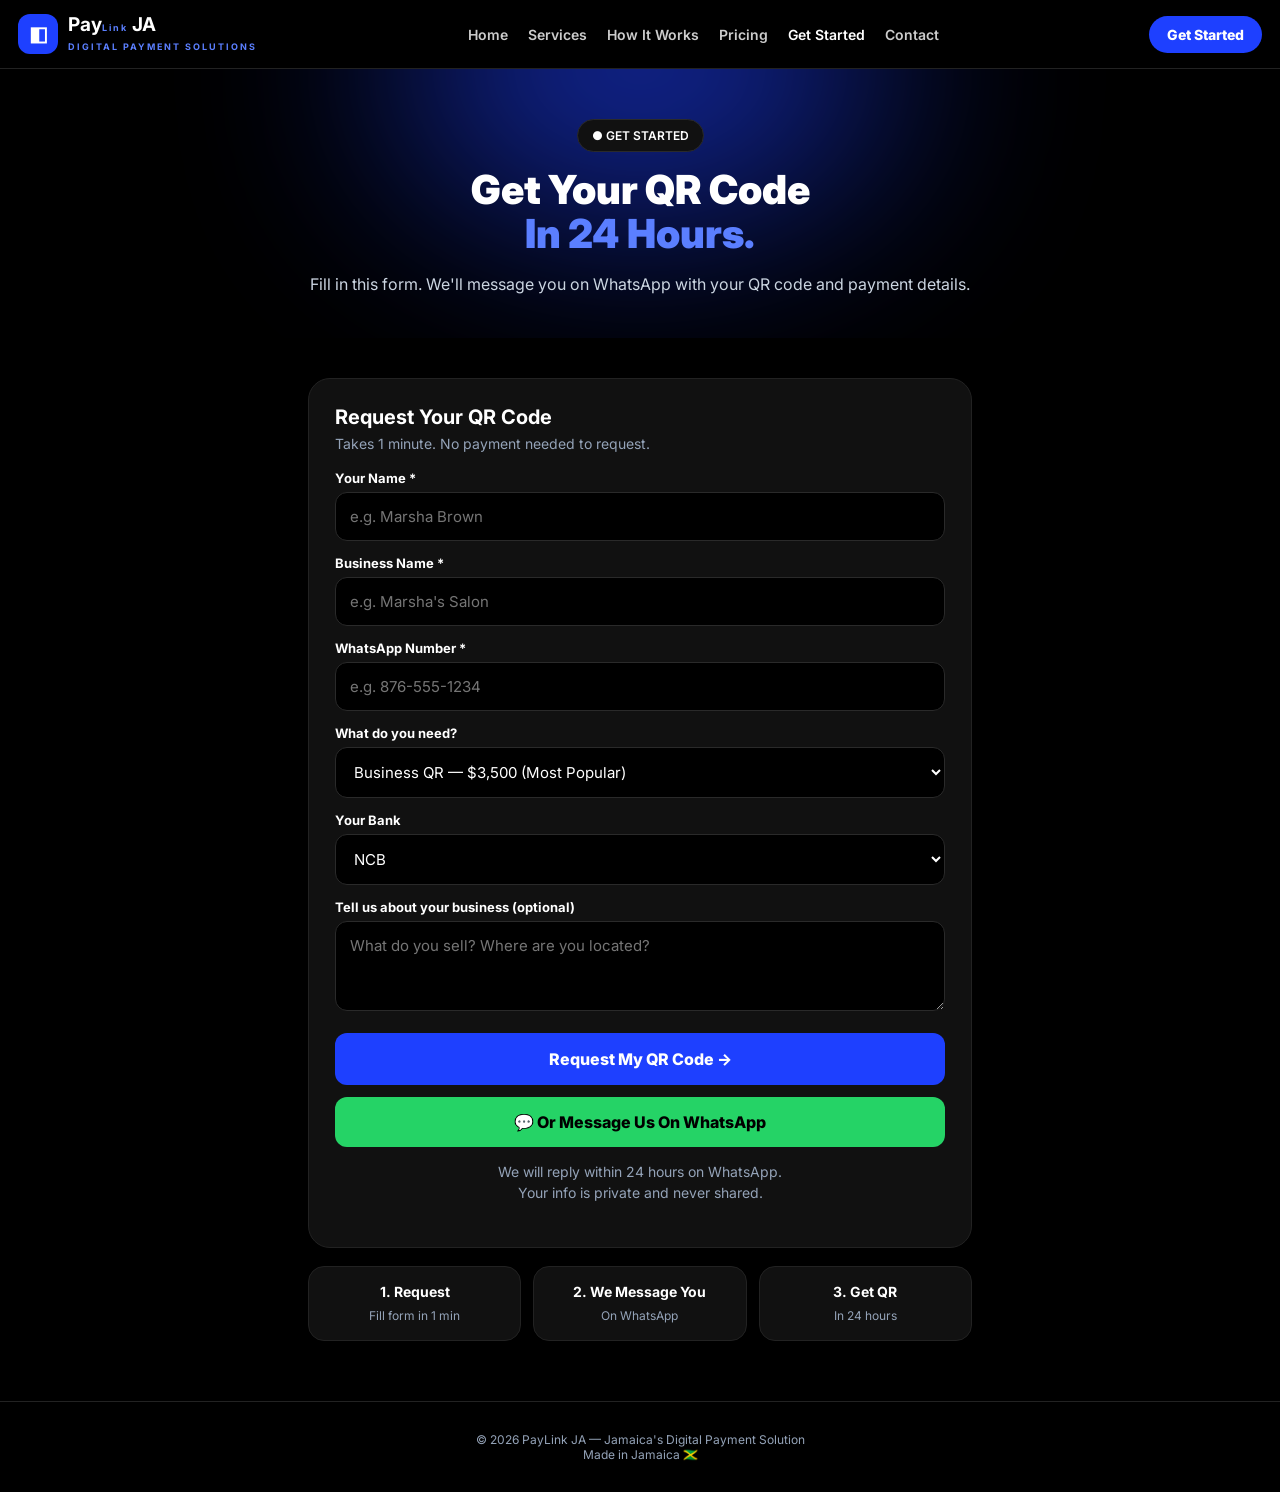
<file: get-srarted.html>
<!DOCTYPE html>
<html lang="en">
<head>
<meta charset="UTF-8" />
<meta name="viewport" content="width=device-width, initial-scale=1.0" />
<title>Get Started | PayLink JA</title>
<link href="https://fonts.googleapis.com/css2?family=Inter:wght@400;600;700;800;900&display=swap" rel="stylesheet">
<style>
* { margin:0; padding:0; box-sizing:border-box; font-family:'Inter',sans-serif; }
body { background:#000; color:#fff; }
.navbar { background:#000; padding:14px 18px; display:flex; align-items:center; justify-content:space-between; position:sticky; top:0; z-index:100; border-bottom:1px solid #222; }
.logo { display:flex; align-items:center; gap:10px; text-decoration:none; }
.logo-box { width:40px; height:40px; background:#1E40FF; border-radius:12px; display:flex; align-items:center; justify-content:center; font-size:20px; font-weight:900; color:#fff; }
.logo-text b { font-size:19px; color:#fff; display:block; line-height:1; }
.logo-text span { font-size:9px; letter-spacing:2px; color:#5B7FFF; font-weight:700; }
.nav-links { display:flex; gap:20px; }
.nav-links a { color:#ccc; text-decoration:none; font-size:14px; font-weight:600; }
.nav-links a.active { color:#fff; }
.btn-nav { background:#1E40FF; color:#fff; padding:10px 18px; border-radius:999px; font-weight:800; font-size:14px; text-decoration:none; }
.menu-btn { display:none; background:none; border:1px solid #333; color:#fff; font-size:22px; padding:4px 12px; border-radius:8px; }
.hero { position:relative; padding:50px 18px 40px; overflow:hidden; background:#000; text-align:center; }
.glow-top { position:absolute; top:-140px; left:50%; transform:translateX(-50%); width:500px; height:280px; background:#1E40FF; filter:blur(110px); opacity:0.65; border-radius:50%; pointer-events:none; }
.hero-inner { position:relative; max-width:800px; margin:0 auto; }
.hero h1 { font-size:40px; font-weight:900; line-height:1.1; }
.hero h1 em { color:#5B7FFF; font-style:normal; }
.hero p { color:#CBD5E1; margin:16px 0 0; font-size:16px; line-height:1.6; }
.pill { display:inline-block; background:#111; border:1px solid #2A2A2A; padding:8px 14px; border-radius:999px; font-size:12px; font-weight:600; margin-bottom:16px; }
.section { padding:40px 18px 60px; max-width:700px; margin:0 auto; }
.form-card { background:#111; border:1px solid #222; border-radius:22px; padding:26px; }
.form-card h3 { font-size:20px; margin-bottom:6px; }
.form-card p { color:#94A3B8; font-size:14px; margin-bottom:18px; }
label { display:block; font-size:13px; font-weight:700; margin:14px 0 6px; }
input, select, textarea { width:100%; background:#000; border:1px solid #2A2A2A; color:#fff; padding:14px; border-radius:12px; font-size:15px; outline:none; }
input:focus, select:focus, textarea:focus { border-color:#1E40FF; }
textarea { height:90px; resize:vertical; }
.submit { width:100%; background:#1E40FF; color:#fff; border:none; padding:16px; border-radius:12px; font-weight:800; font-size:16px; margin-top:18px; cursor:pointer; }
.whatsapp { display:block; text-align:center; background:#25D366; color:#000; text-decoration:none; padding:15px; border-radius:12px; font-weight:800; margin-top:12px; }
.note { text-align:center; color:#94A3B8; font-size:12px; margin-top:14px; line-height:1.5; }
.steps-mini { display:grid; grid-template-columns:1fr 1fr 1fr; gap:12px; margin-top:18px; }
.mini { background:#111; border:1px solid #222; border-radius:16px; padding:16px; text-align:center; }
.mini b { font-size:14px; display:block; margin-bottom:4px; }
.mini span { font-size:12px; color:#94A3B8; }
.footer { text-align:center; padding:30px 18px; color:#94A3B8; font-size:12px; border-top:1px solid #222; }
@media(max-width:768px){
  .nav-links, .btn-nav { display:none; }
  .nav-links.show { display:flex; flex-direction:column; position:absolute; top:68px; left:0; right:0; background:#000; padding:20px; border-bottom:1px solid #222; }
  .nav-links.show a { padding:12px 0; border-bottom:1px solid #111; font-size:16px; color:#fff; }
  .menu-btn { display:block; }
  .hero h1 { font-size:32px; }
  .steps-mini { grid-template-columns:1fr; }
}
</style>
</head>
<body>
<header class="navbar">
  <a href="index.html" class="logo">
    <div class="logo-box">◧</div>
    <div class="logo-text"><b>Pay<span style="color:#5B7FFF;">Link</span> JA</b><span>DIGITAL PAYMENT SOLUTIONS</span></div>
  </a>
  <nav class="nav-links" id="navLinks">
    <a href="index.html">Home</a>
    <a href="services.html">Services</a>
    <a href="how-it-works.html">How It Works</a>
    <a href="pricing.html">Pricing</a>
    <a href="get-started.html" class="active">Get Started</a>
    <a href="contact.html">Contact</a>
  </nav>
  <a href="get-started.html" class="btn-nav">Get Started</a>
  <button class="menu-btn" onclick="toggleMenu()">☰</button>
</header>
<section class="hero">
  <div class="glow-top"></div>
  <div class="hero-inner">
    <span class="pill">● GET STARTED</span>
    <h1>Get Your QR Code<br><em>In 24 Hours.</em></h1>
    <p>Fill in this form. We'll message you on WhatsApp with your QR code and payment details.</p>
  </div>
</section>
<section class="section">
  <div class="form-card">
    <h3>Request Your QR Code</h3>
    <p>Takes 1 minute. No payment needed to request.</p>
    <form action="https://formspree.io/f/mzzgqkya" method="POST">
      <label>Your Name *</label>
      <input type="text" name="name" placeholder="e.g. Marsha Brown" required>
      <label>Business Name *</label>
      <input type="text" name="business" placeholder="e.g. Marsha's Salon" required>
      <label>WhatsApp Number *</label>
      <input type="tel" name="whatsapp" placeholder="e.g. 876-555-1234" required>
      <label>What do you need?</label>
      <select name="plan">
        <option>Business QR — $3,500 (Most Popular)</option>
        <option>Personal QR — $1,500</option>
        <option>Event QR — $5,000</option>
        <option>Not sure yet</option>
      </select>
      <label>Your Bank</label>
      <select name="bank">
        <option>NCB</option>
        <option>Scotiabank</option>
        <option>JN Bank</option>
        <option>FirstCaribbean (CIBC)</option>
        <option>Other</option>
      </select>
      <label>Tell us about your business (optional)</label>
      <textarea name="message" placeholder="What do you sell? Where are you located?"></textarea>
      <button type="submit" class="submit">Request My QR Code →</button>
      <a href="https://wa.me/18765551234?text=Hi%20PayLink%20JA!%20I%20want%20my%20QR%20code" class="whatsapp">💬 Or Message Us On WhatsApp</a>
      <p class="note">We will reply within 24 hours on WhatsApp.<br>Your info is private and never shared.</p>
    </form>
  </div>
  <div class="steps-mini">
    <div class="mini"><b>1. Request</b><span>Fill form in 1 min</span></div>
    <div class="mini"><b>2. We Message You</b><span>On WhatsApp</span></div>
    <div class="mini"><b>3. Get QR</b><span>In 24 hours</span></div>
  </div>
</section>
<div class="footer">© 2026 PayLink JA — Jamaica's Digital Payment Solution<br>Made in Jamaica 🇯🇲</div>
<script>
function toggleMenu(){ document.getElementById('navLinks').classList.toggle('show'); }
</script>
</body>
</html>
</file>
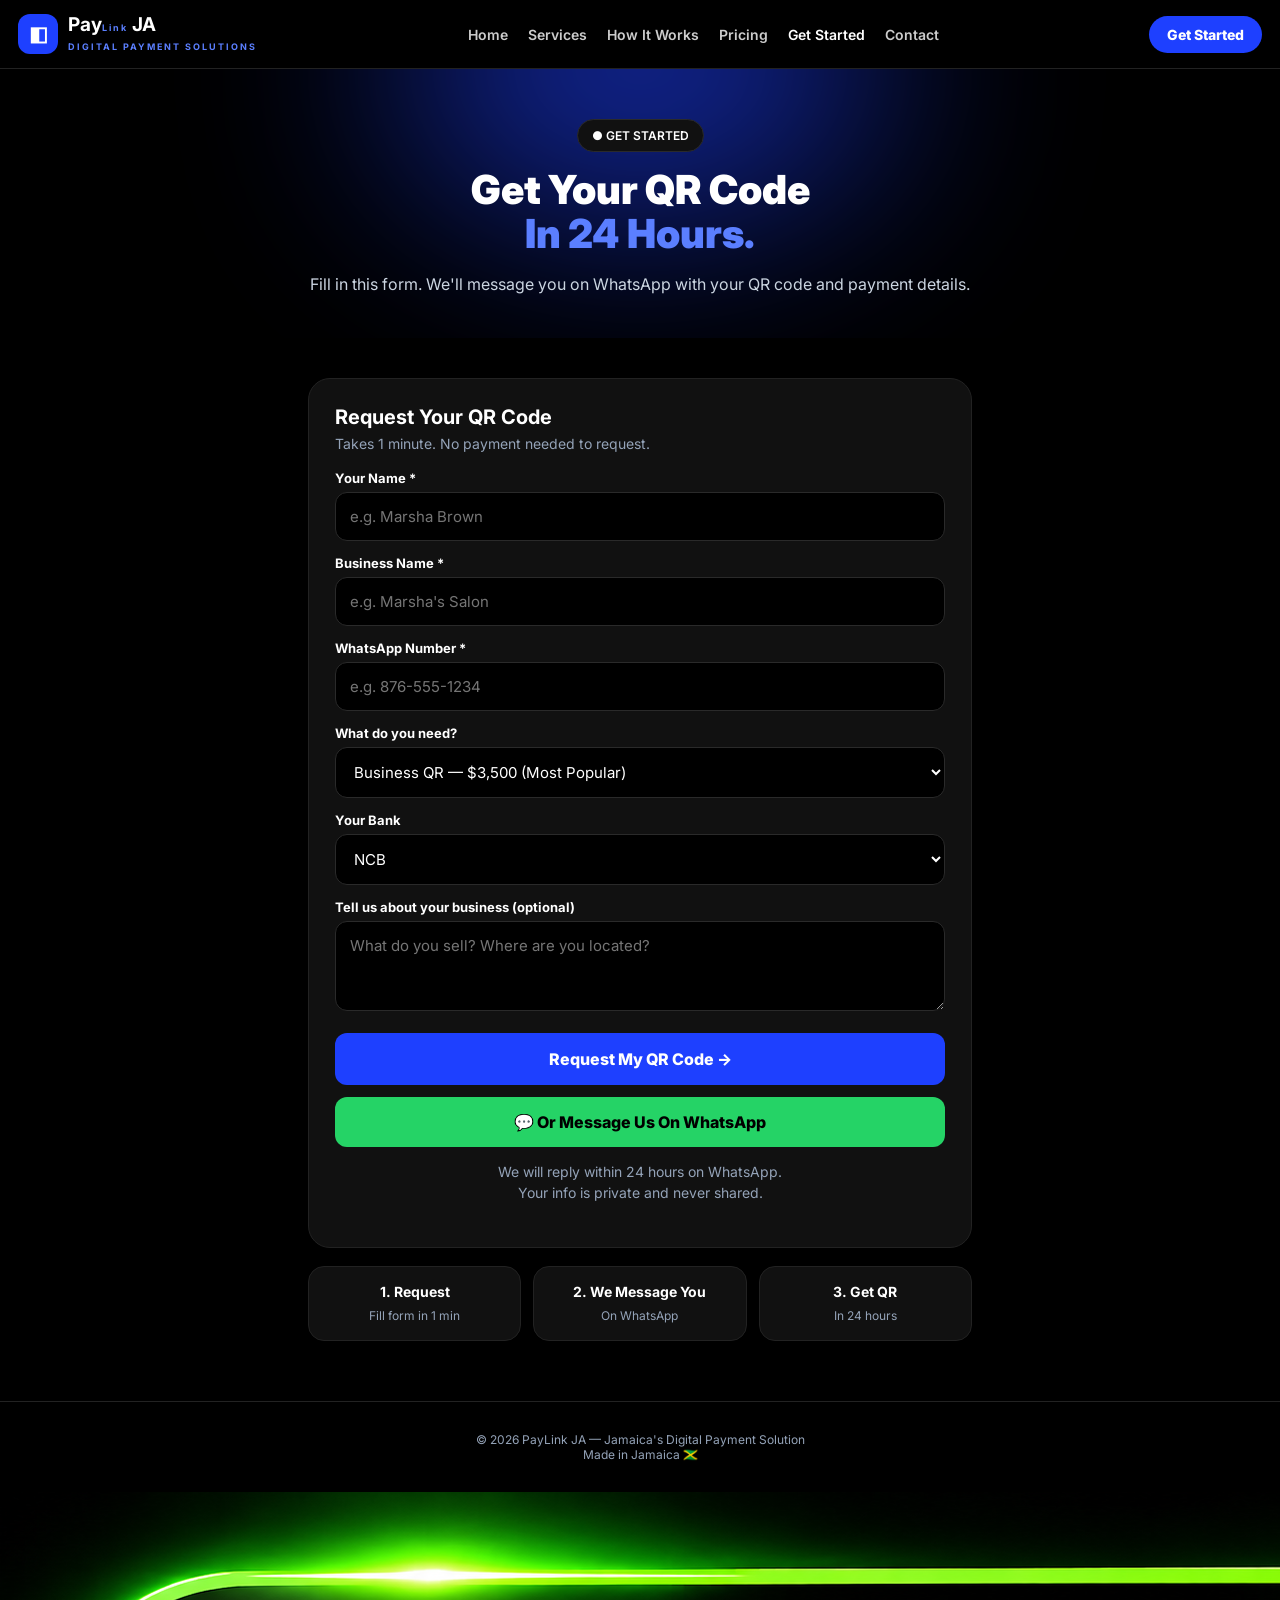
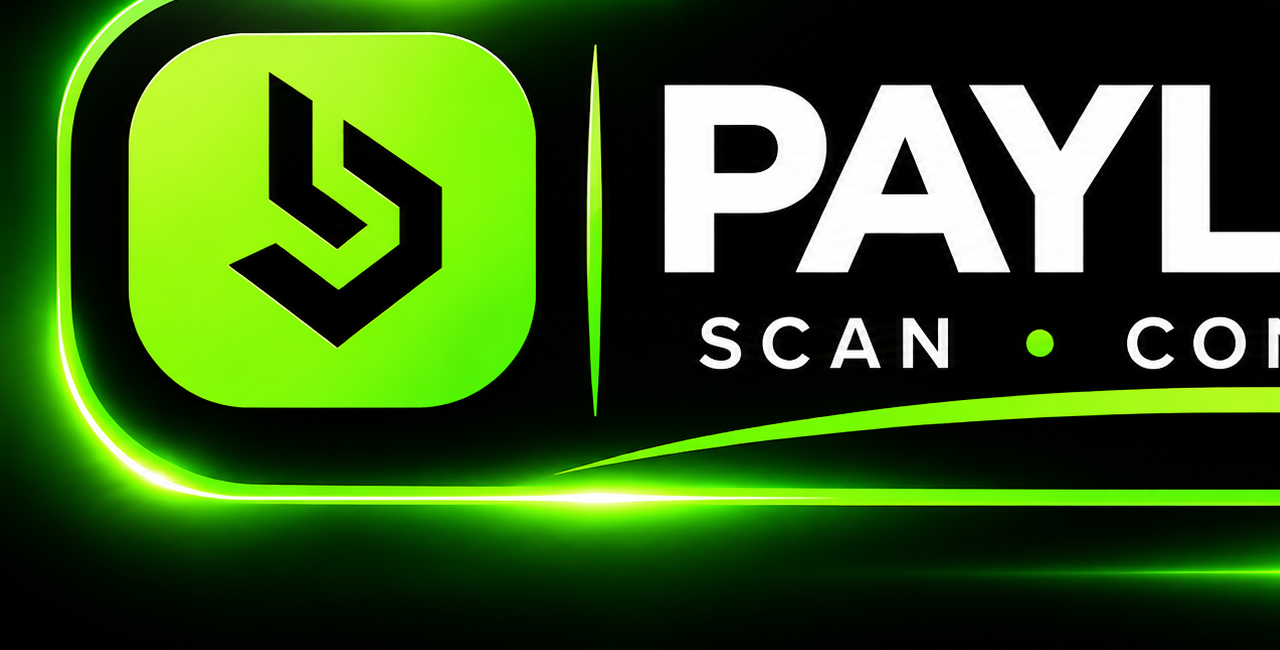
<file: get-started.html>
<!DOCTYPE html>
<html lang="en">
<head>
<meta charset="UTF-8" />
<meta name="viewport" content="width=device-width, initial-scale=1.0" />
<title>Get Started | PayLink JA</title>
<link href="https://fonts.googleapis.com/css2?family=Inter:wght@400;600;700;800;900&display=swap" rel="stylesheet">
<style>
* { margin:0; padding:0; box-sizing:border-box; font-family:'Inter',sans-serif; }
body { background:#000; color:#fff; }
.navbar { background:#000; padding:14px 18px; display:flex; align-items:center; justify-content:space-between; position:sticky; top:0; z-index:100; border-bottom:1px solid #222; }
.logo { display:flex; align-items:center; gap:10px; text-decoration:none; }
.logo-box { width:40px; height:40px; background:#1E40FF; border-radius:12px; display:flex; align-items:center; justify-content:center; font-size:20px; font-weight:900; color:#fff; }
.logo-text b { font-size:19px; color:#fff; display:block; line-height:1; }
.logo-text span { font-size:9px; letter-spacing:2px; color:#5B7FFF; font-weight:700; }
.nav-links { display:flex; gap:20px; }
.nav-links a { color:#ccc; text-decoration:none; font-size:14px; font-weight:600; }
.nav-links a.active { color:#fff; }
.btn-nav { background:#1E40FF; color:#fff; padding:10px 18px; border-radius:999px; font-weight:800; font-size:14px; text-decoration:none; }
.menu-btn { display:none; background:none; border:1px solid #333; color:#fff; font-size:22px; padding:4px 12px; border-radius:8px; }
.hero { position:relative; padding:50px 18px 40px; overflow:hidden; background:#000; text-align:center; }
.glow-top { position:absolute; top:-140px; left:50%; transform:translateX(-50%); width:500px; height:280px; background:#1E40FF; filter:blur(110px); opacity:0.65; border-radius:50%; pointer-events:none; }
.hero-inner { position:relative; max-width:800px; margin:0 auto; }
.hero h1 { font-size:40px; font-weight:900; line-height:1.1; }
.hero h1 em { color:#5B7FFF; font-style:normal; }
.hero p { color:#CBD5E1; margin:16px 0 0; font-size:16px; line-height:1.6; }
.pill { display:inline-block; background:#111; border:1px solid #2A2A2A; padding:8px 14px; border-radius:999px; font-size:12px; font-weight:600; margin-bottom:16px; }
.section { padding:40px 18px 60px; max-width:700px; margin:0 auto; }
.form-card { background:#111; border:1px solid #222; border-radius:22px; padding:26px; }
.form-card h3 { font-size:20px; margin-bottom:6px; }
.form-card p { color:#94A3B8; font-size:14px; margin-bottom:18px; }
label { display:block; font-size:13px; font-weight:700; margin:14px 0 6px; }
input, select, textarea { width:100%; background:#000; border:1px solid #2A2A2A; color:#fff; padding:14px; border-radius:12px; font-size:15px; outline:none; }
input:focus, select:focus, textarea:focus { border-color:#1E40FF; }
textarea { height:90px; resize:vertical; }
.submit { width:100%; background:#1E40FF; color:#fff; border:none; padding:16px; border-radius:12px; font-weight:800; font-size:16px; margin-top:18px; cursor:pointer; }
.whatsapp { display:block; text-align:center; background:#25D366; color:#000; text-decoration:none; padding:15px; border-radius:12px; font-weight:800; margin-top:12px; }
.note { text-align:center; color:#94A3B8; font-size:12px; margin-top:14px; line-height:1.5; }
.steps-mini { display:grid; grid-template-columns:1fr 1fr 1fr; gap:12px; margin-top:18px; }
.mini { background:#111; border:1px solid #222; border-radius:16px; padding:16px; text-align:center; }
.mini b { font-size:14px; display:block; margin-bottom:4px; }
.mini span { font-size:12px; color:#94A3B8; }
.footer { text-align:center; padding:30px 18px; color:#94A3B8; font-size:12px; border-top:1px solid #222; }
@media(max-width:768px){
  .nav-links, .btn-nav { display:none; }
  .nav-links.show { display:flex; flex-direction:column; position:absolute; top:68px; left:0; right:0; background:#000; padding:20px; border-bottom:1px solid #222; }
  .nav-links.show a { padding:12px 0; border-bottom:1px solid #111; font-size:16px; color:#fff; }
  .menu-btn { display:block; }
  .hero h1 { font-size:32px; }
  .steps-mini { grid-template-columns:1fr; }
}
</style>
</head>
<body>
<header class="navbar">
  <a href="index.html" class="logo">
    <div class="logo-box">◧</div>
    <div class="logo-text"><b>Pay<span style="color:#5B7FFF;">Link</span> JA</b><span>DIGITAL PAYMENT SOLUTIONS</span></div>
  </a>
  <nav class="nav-links" id="navLinks">
    <a href="index.html">Home</a>
    <a href="services.html">Services</a>
    <a href="how-it-works.html">How It Works</a>
    <a href="pricing.html">Pricing</a>
    <a href="get-started.html" class="active">Get Started</a>
    <a href="contact.html">Contact</a>
  </nav>
  <a href="get-started.html" class="btn-nav">Get Started</a>
  <button class="menu-btn" onclick="toggleMenu()">☰</button>
</header>
<section class="hero">
  <div class="glow-top"></div>
  <div class="hero-inner">
    <span class="pill">● GET STARTED</span>
    <h1>Get Your QR Code<br><em>In 24 Hours.</em></h1>
    <p>Fill in this form. We'll message you on WhatsApp with your QR code and payment details.</p>
  </div>
</section>
<section class="section">
  <div class="form-card">
    <h3>Request Your QR Code</h3>
    <p>Takes 1 minute. No payment needed to request.</p>
    <form action="https://formspree.io/f/mzzgqkya" method="POST">
      <label>Your Name *</label>
      <input type="text" name="name" placeholder="e.g. Marsha Brown" required>
      <label>Business Name *</label>
      <input type="text" name="business" placeholder="e.g. Marsha's Salon" required>
      <label>WhatsApp Number *</label>
      <input type="tel" name="whatsapp" placeholder="e.g. 876-555-1234" required>
      <label>What do you need?</label>
      <select name="plan">
        <option>Business QR — $3,500 (Most Popular)</option>
        <option>Personal QR — $1,500</option>
        <option>Event QR — $5,000</option>
        <option>Not sure yet</option>
      </select>
      <label>Your Bank</label>
      <select name="bank">
        <option>NCB</option>
        <option>Scotiabank</option>
        <option>JN Bank</option>
        <option>FirstCaribbean (CIBC)</option>
        <option>Other</option>
      </select>
      <label>Tell us about your business (optional)</label>
      <textarea name="message" placeholder="What do you sell? Where are you located?"></textarea>
      <button type="submit" class="submit">Request My QR Code →</button>
      <a href="https://wa.me/18765551234?text=Hi%20PayLink%20JA!%20I%20want%20my%20QR%20code" class="whatsapp">💬 Or Message Us On WhatsApp</a>
      <p class="note">We will reply within 24 hours on WhatsApp.<br>Your info is private and never shared.</p>
    </form>
  </div>
  <div class="steps-mini">
    <div class="mini"><b>1. Request</b><span>Fill form in 1 min</span></div>
    <div class="mini"><b>2. We Message You</b><span>On WhatsApp</span></div>
    <div class="mini"><b>3. Get QR</b><span>In 24 hours</span></div>
  </div>
</section>
<div class="footer">© 2026 PayLink JA — Jamaica's Digital Payment Solution<br>Made in Jamaica 🇯🇲</div>
<script>
function toggleMenu(){ document.getElementById('navLinks').classList.toggle('show'); }
</script>
</body>
  <a href="index.html" class="logo small"><img src="logo.png" alt="PAYLink JA"></a>
</html>
</file>
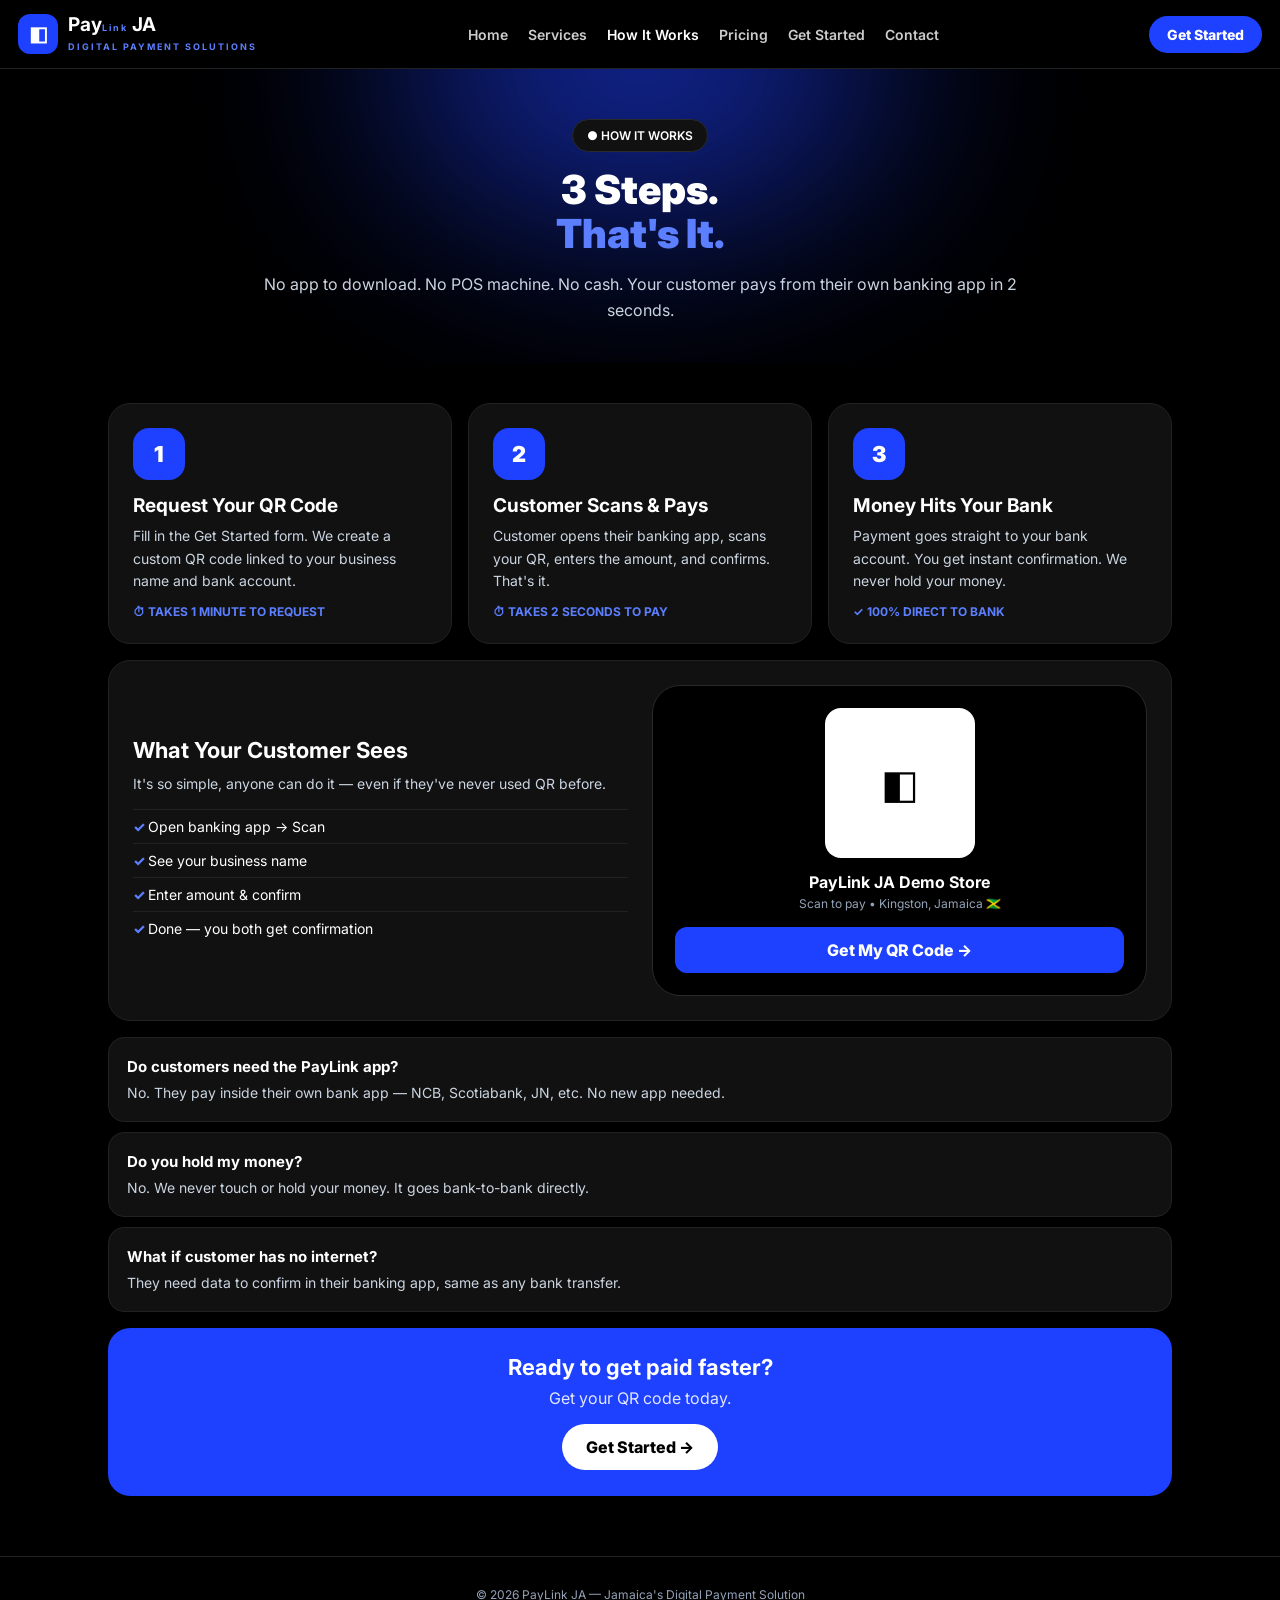
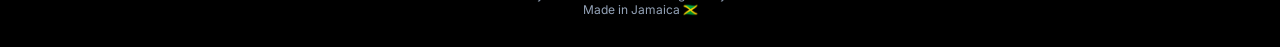
<file: how-it-works.html>
<!DOCTYPE html>
<html lang="en">
<head>
<meta charset="UTF-8" />
<meta name="viewport" content="width=device-width, initial-scale=1.0" />
<title>How It Works | PayLink JA</title>
<link href="https://fonts.googleapis.com/css2?family=Inter:wght@400;600;700;800;900&display=swap" rel="stylesheet">
<style>
* { margin:0; padding:0; box-sizing:border-box; font-family:'Inter',sans-serif; }
body { background:#000; color:#fff; }
.navbar { background:#000; padding:14px 18px; display:flex; align-items:center; justify-content:space-between; position:sticky; top:0; z-index:100; border-bottom:1px solid #222; }
.logo { display:flex; align-items:center; gap:10px; text-decoration:none; }
.logo img { height:48px; width:auto; display:block; }
.logo-box { width:40px; height:40px; background:#1E40FF; border-radius:12px; display:flex; align-items:center; justify-content:center; font-size:20px; font-weight:900; color:#fff; }
.logo-text b { font-size:19px; color:#fff; display:block; line-height:1; }
.logo-text span { font-size:9px; letter-spacing:2px; color:#5B7FFF; font-weight:700; }
.nav-links { display:flex; gap:20px; align-items:center; }
.nav-links a { color:#ccc; text-decoration:none; font-size:14px; font-weight:600; }
.nav-links a.active { color:#fff; }
.btn-nav { background:#1E40FF; color:#fff; padding:10px 18px; border-radius:999px; font-weight:800; font-size:14px; text-decoration:none; }
.menu-btn { display:none; background:none; border:1px solid #333; color:#fff; font-size:22px; padding:4px 12px; border-radius:8px; cursor:pointer; }
.hero { position:relative; padding:50px 18px 40px; overflow:hidden; background:#000; text-align:center; }
.glow-top { position:absolute; top:-140px; left:50%; transform:translateX(-50%); width:500px; height:280px; background:#1E40FF; filter:blur(110px); opacity:0.65; border-radius:50%; pointer-events:none; }
.hero-inner { position:relative; max-width:800px; margin:0 auto; }
.hero h1 { font-size:40px; font-weight:900; line-height:1.1; }
.hero h1 em { color:#5B7FFF; font-style:normal; }
.hero p { color:#CBD5E1; margin:16px 0 0; font-size:16px; line-height:1.6; }
.pill { display:inline-block; background:#111; border:1px solid #2A2A2A; padding:8px 14px; border-radius:999px; font-size:12px; font-weight:600; margin-bottom:16px; }
.section { padding:40px 18px 60px; max-width:1100px; margin:0 auto; }
.steps { display:grid; grid-template-columns:1fr 1fr 1fr; gap:16px; }
.step { background:#111; border:1px solid #222; border-radius:22px; padding:24px; }
.step-num { width:52px; height:52px; background:#1E40FF; color:#fff; border-radius:16px; display:flex; align-items:center; justify-content:center; font-size:22px; font-weight:900; margin-bottom:14px; }
.step h3 { font-size:19px; margin-bottom:8px; }
.step p { font-size:14px; color:#CBD5E1; line-height:1.6; }
.step small { display:block; margin-top:12px; color:#5B7FFF; font-weight:700; font-size:12px; }
.demo { background:#111; border:1px solid #222; border-radius:22px; padding:24px; margin-top:16px; display:grid; grid-template-columns:1fr 1fr; gap:24px; align-items:center; }
.demo h3 { font-size:22px; margin-bottom:10px; }
.demo p { color:#CBD5E1; font-size:14px; line-height:1.6; margin-bottom:14px; }
.demo ul { list-style:none; }
.demo ul li { font-size:14px; padding:8px 0; border-top:1px solid #222; }
.demo ul li:before { content:"✓ "; color:#5B7FFF; font-weight:800; }
.phone { background:#000; border:1px solid #2A2A2A; border-radius:28px; padding:22px; text-align:center; }
.phone-qr { width:150px; height:150px; background:#fff; border-radius:16px; margin:0 auto 14px; display:flex; align-items:center; justify-content:center; font-size:40px; color:#000; }
.phone b { font-size:16px; }
.phone span { display:block; font-size:12px; color:#94A3B8; margin-top:4px; }
.phone-btn { display:block; background:#1E40FF; color:#fff; text-decoration:none; padding:13px; border-radius:12px; font-weight:800; margin-top:16px; }
.faq { margin-top:16px; }
.faq-item { background:#111; border:1px solid #222; border-radius:16px; padding:18px; margin-bottom:10px; }
.faq-item b { font-size:15px; }
.faq-item p { color:#CBD5E1; font-size:14px; margin-top:6px; line-height:1.5; }
.banner { background:#1E40FF; color:#fff; border-radius:22px; padding:26px; text-align:center; margin-top:16px; }
.banner b { font-size:22px; }
.banner p { margin:8px 0 16px; color:#E0E7FF; }
.banner a { display:inline-block; background:#fff; color:#000; padding:13px 24px; border-radius:999px; font-weight:800; text-decoration:none; }
.footer { text-align:center; padding:30px 18px; color:#94A3B8; font-size:12px; border-top:1px solid #222; }
@media(max-width:768px){
  .nav-links, .btn-nav { display:none; }
  .nav-links.show { display:flex; flex-direction:column; align-items:stretch; position:absolute; top:68px; left:0; right:0; background:#000; padding:20px; border-bottom:1px solid #222; z-index:99; }
  .nav-links.show a { padding:12px 0; border-bottom:1px solid #111; font-size:16px; color:#fff; }
  .menu-btn { display:block; }
  .hero h1 { font-size:32px; }
  .steps, .demo { grid-template-columns:1fr; }
}
</style>
</head>
<body>
<header class="navbar">
  <a href="index.html" class="logo">
    <div class="logo-box">◧</div>
    <div class="logo-text"><b>Pay<span style="color:#5B7FFF;">Link</span> JA</b><span>DIGITAL PAYMENT SOLUTIONS</span></div>
  </a>
  <nav class="nav-links" id="navLinks">
    <a href="index.html">Home</a>
    <a href="services.html">Services</a>
    <a href="how-it-works.html" class="active">How It Works</a>
    <a href="pricing.html">Pricing</a>
    <a href="get-started.html">Get Started</a>
    <a href="contact.html">Contact</a>
  </nav>
  <a href="get-started.html" class="btn-nav">Get Started</a>
  <button class="menu-btn" id="menuBtn" type="button" onclick="toggleMenu()">☰</button>
</header>
<section class="hero">
  <div class="glow-top"></div>
  <div class="hero-inner">
    <span class="pill">● HOW IT WORKS</span>
    <h1>3 Steps.<br><em>That's It.</em></h1>
    <p>No app to download. No POS machine. No cash. Your customer pays from their own banking app in 2 seconds.</p>
  </div>
</section>
<section class="section">
  <div class="steps">
    <div class="step"><div class="step-num">1</div><h3>Request Your QR Code</h3><p>Fill in the Get Started form. We create a custom QR code linked to your business name and bank account.</p><small>⏱ TAKES 1 MINUTE TO REQUEST</small></div>
    <div class="step"><div class="step-num">2</div><h3>Customer Scans & Pays</h3><p>Customer opens their banking app, scans your QR, enters the amount, and confirms. That's it.</p><small>⏱ TAKES 2 SECONDS TO PAY</small></div>
    <div class="step"><div class="step-num">3</div><h3>Money Hits Your Bank</h3><p>Payment goes straight to your bank account. You get instant confirmation. We never hold your money.</p><small>✓ 100% DIRECT TO BANK</small></div>
  </div>
  <div class="demo">
    <div>
      <h3>What Your Customer Sees</h3>
      <p>It's so simple, anyone can do it — even if they've never used QR before.</p>
      <ul>
        <li>Open banking app → Scan</li>
        <li>See your business name</li>
        <li>Enter amount & confirm</li>
        <li>Done — you both get confirmation</li>
      </ul>
    </div>
    <div class="phone">
      <div class="phone-qr">◧</div>
      <b>PayLink JA Demo Store</b>
      <span>Scan to pay • Kingston, Jamaica 🇯🇲</span>
      <a href="get-started.html" class="phone-btn">Get My QR Code →</a>
    </div>
  </div>
  <div class="faq">
    <div class="faq-item"><b>Do customers need the PayLink app?</b><p>No. They pay inside their own bank app — NCB, Scotiabank, JN, etc. No new app needed.</p></div>
    <div class="faq-item"><b>Do you hold my money?</b><p>No. We never touch or hold your money. It goes bank-to-bank directly.</p></div>
    <div class="faq-item"><b>What if customer has no internet?</b><p>They need data to confirm in their banking app, same as any bank transfer.</p></div>
  </div>
  <div class="banner">
    <b>Ready to get paid faster?</b>
    <p>Get your QR code today.</p>
    <a href="get-started.html">Get Started →</a>
  </div>
</section>
<div class="footer">© 2026 PayLink JA — Jamaica's Digital Payment Solution<br>Made in Jamaica 🇯🇲</div>
<script>
function toggleMenu(){
  var nav = document.getElementById('navLinks');
  if(nav) nav.classList.toggle('show');
  var btn = document.getElementById('menuBtn');
  if(btn) btn.textContent = nav.classList.contains('show') ? '✕' : '☰';
}
document.addEventListener('DOMContentLoaded', function(){
  var links = document.querySelectorAll('#navLinks a');
  links.forEach(function(link){
    link.addEventListener('click', function(){
      var nav = document.getElementById('navLinks');
      if(nav) nav.classList.remove('show');
      var btn = document.getElementById('menuBtn');
      if(btn) btn.textContent = '☰';
    });
  });
});
</script>
</body>
</html>
</file>
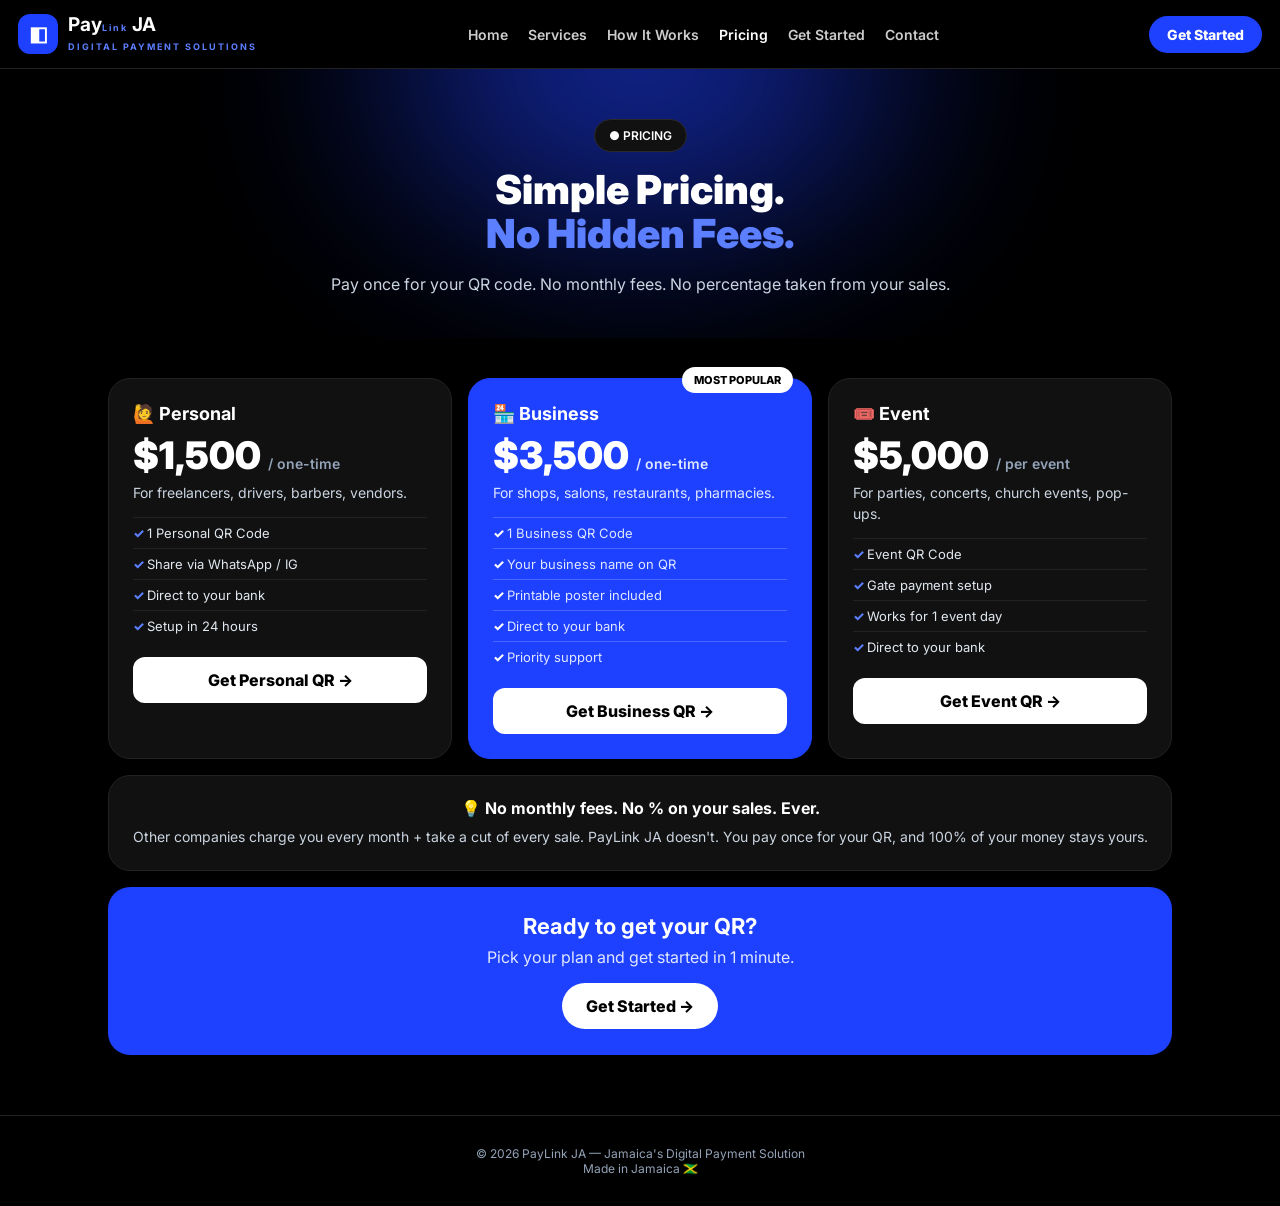
<file: pricing.html>
<!DOCTYPE html>
<html lang="en">
<head>
<meta charset="UTF-8" />
<meta name="viewport" content="width=device-width, initial-scale=1.0" />
<title>Pricing | PayLink JA</title>
<link href="https://fonts.googleapis.com/css2?family=Inter:wght@400;600;700;800;900&display=swap" rel="stylesheet">
<style>
* { margin:0; padding:0; box-sizing:border-box; font-family:'Inter',sans-serif; }
body { background:#000; color:#fff; }
.navbar { background:#000; padding:14px 18px; display:flex; align-items:center; justify-content:space-between; position:sticky; top:0; z-index:100; border-bottom:1px solid #222; }
.logo { display:flex; align-items:center; gap:10px; text-decoration:none; }
.logo-box { width:40px; height:40px; background:#1E40FF; border-radius:12px; display:flex; align-items:center; justify-content:center; font-size:20px; font-weight:900; color:#fff; }
.logo-text b { font-size:19px; color:#fff; display:block; line-height:1; }
.logo-text span { font-size:9px; letter-spacing:2px; color:#5B7FFF; font-weight:700; }
.nav-links { display:flex; gap:20px; }
.nav-links a { color:#ccc; text-decoration:none; font-size:14px; font-weight:600; }
.nav-links a.active { color:#fff; }
.btn-nav { background:#1E40FF; color:#fff; padding:10px 18px; border-radius:999px; font-weight:800; font-size:14px; text-decoration:none; }
.menu-btn { display:none; background:none; border:1px solid #333; color:#fff; font-size:22px; padding:4px 12px; border-radius:8px; }
.hero { position:relative; padding:50px 18px 40px; overflow:hidden; background:#000; text-align:center; }
.glow-top { position:absolute; top:-140px; left:50%; transform:translateX(-50%); width:500px; height:280px; background:#1E40FF; filter:blur(110px); opacity:0.65; border-radius:50%; pointer-events:none; }
.hero-inner { position:relative; max-width:800px; margin:0 auto; }
.hero h1 { font-size:40px; font-weight:900; line-height:1.1; }
.hero h1 em { color:#5B7FFF; font-style:normal; }
.hero p { color:#CBD5E1; margin:16px 0 0; font-size:16px; line-height:1.6; }
.pill { display:inline-block; background:#111; border:1px solid #2A2A2A; padding:8px 14px; border-radius:999px; font-size:12px; font-weight:600; margin-bottom:16px; }
.section { padding:40px 18px 60px; max-width:1100px; margin:0 auto; }
.grid { display:grid; grid-template-columns:1fr 1fr 1fr; gap:16px; }
.card { background:#111; border:1px solid #222; border-radius:22px; padding:24px; position:relative; }
.card.popular { background:#1E40FF; border-color:#1E40FF; }
.card.popular p, .card.popular li { color:#E0E7FF !important; }
.badge { position:absolute; top:-12px; right:18px; background:#fff; color:#000; font-size:11px; font-weight:800; padding:6px 12px; border-radius:999px; }
.card h3 { font-size:18px; margin-bottom:8px; }
.price { font-size:38px; font-weight:900; margin:8px 0 4px; }
.price span { font-size:14px; font-weight:600; color:#94A3B8; }
.card.popular .price span { color:#E0E7FF; }
.card p { font-size:14px; color:#CBD5E1; line-height:1.5; margin-bottom:14px; }
.card ul { list-style:none; margin-bottom:16px; }
.card ul li { font-size:13px; padding:7px 0; border-top:1px solid #222; color:#E2E8F0; }
.card.popular ul li { border-top-color:rgba(255,255,255,0.2); }
.card ul li:before { content:"✓ "; color:#5B7FFF; font-weight:800; }
.card.popular ul li:before { color:#fff; }
.card-btn { display:block; text-align:center; background:#1E40FF; color:#fff; text-decoration:none; padding:13px; border-radius:12px; font-weight:800; }
.card.popular .card-btn { background:#fff; color:#000; }
.card-btn.outline { background:#fff; color:#000; }
.note { background:#111; border:1px solid #222; border-radius:22px; padding:22px; margin-top:16px; text-align:center; }
.note b { font-size:16px; }
.note p { color:#CBD5E1; font-size:14px; margin-top:8px; line-height:1.6; }
.banner { background:#1E40FF; color:#fff; border-radius:22px; padding:26px; text-align:center; margin-top:16px; }
.banner b { font-size:22px; }
.banner p { margin:8px 0 16px; color:#E0E7FF; }
.banner a { display:inline-block; background:#fff; color:#000; padding:13px 24px; border-radius:999px; font-weight:800; text-decoration:none; }
.footer { text-align:center; padding:30px 18px; color:#94A3B8; font-size:12px; border-top:1px solid #222; }
@media(max-width:768px){
  .nav-links, .btn-nav { display:none; }
  .nav-links.show { display:flex; flex-direction:column; position:absolute; top:68px; left:0; right:0; background:#000; padding:20px; border-bottom:1px solid #222; }
  .nav-links.show a { padding:12px 0; border-bottom:1px solid #111; font-size:16px; color:#fff; }
  .menu-btn { display:block; }
  .hero h1 { font-size:32px; }
  .grid { grid-template-columns:1fr; }
}
</style>
</head>
<body>
<header class="navbar">
  <a href="index.html" class="logo">
    <div class="logo-box">◧</div>
    <div class="logo-text"><b>Pay<span style="color:#5B7FFF;">Link</span> JA</b><span>DIGITAL PAYMENT SOLUTIONS</span></div>
  </a>
  <nav class="nav-links" id="navLinks">
    <a href="index.html">Home</a>
    <a href="services.html">Services</a>
    <a href="how-it-works.html">How It Works</a>
    <a href="pricing.html" class="active">Pricing</a>
    <a href="get-started.html">Get Started</a>
    <a href="contact.html">Contact</a>
  </nav>
  <a href="get-started.html" class="btn-nav">Get Started</a>
  <button class="menu-btn" onclick="toggleMenu()">☰</button>
</header>
<section class="hero">
  <div class="glow-top"></div>
  <div class="hero-inner">
    <span class="pill">● PRICING</span>
    <h1>Simple Pricing.<br><em>No Hidden Fees.</em></h1>
    <p>Pay once for your QR code. No monthly fees. No percentage taken from your sales.</p>
  </div>
</section>
<section class="section">
  <div class="grid">
    <div class="card">
      <h3>🙋 Personal</h3>
      <div class="price">$1,500 <span>/ one-time</span></div>
      <p>For freelancers, drivers, barbers, vendors.</p>
      <ul>
        <li>1 Personal QR Code</li>
        <li>Share via WhatsApp / IG</li>
        <li>Direct to your bank</li>
        <li>Setup in 24 hours</li>
      </ul>
      <a href="get-started.html" class="card-btn outline">Get Personal QR →</a>
    </div>
    <div class="card popular">
      <div class="badge">MOST POPULAR</div>
      <h3>🏪 Business</h3>
      <div class="price">$3,500 <span>/ one-time</span></div>
      <p>For shops, salons, restaurants, pharmacies.</p>
      <ul>
        <li>1 Business QR Code</li>
        <li>Your business name on QR</li>
        <li>Printable poster included</li>
        <li>Direct to your bank</li>
        <li>Priority support</li>
      </ul>
      <a href="get-started.html" class="card-btn">Get Business QR →</a>
    </div>
    <div class="card">
      <h3>🎟️ Event</h3>
      <div class="price">$5,000 <span>/ per event</span></div>
      <p>For parties, concerts, church events, pop-ups.</p>
      <ul>
        <li>Event QR Code</li>
        <li>Gate payment setup</li>
        <li>Works for 1 event day</li>
        <li>Direct to your bank</li>
      </ul>
      <a href="get-started.html" class="card-btn outline">Get Event QR →</a>
    </div>
  </div>
  <div class="note">
    <b>💡 No monthly fees. No % on your sales. Ever.</b>
    <p>Other companies charge you every month + take a cut of every sale. PayLink JA doesn't. You pay once for your QR, and 100% of your money stays yours.</p>
  </div>
  <div class="banner">
    <b>Ready to get your QR?</b>
    <p>Pick your plan and get started in 1 minute.</p>
    <a href="get-started.html">Get Started →</a>
  </div>
</section>
<div class="footer">© 2026 PayLink JA — Jamaica's Digital Payment Solution<br>Made in Jamaica 🇯🇲</div>
<script>
function toggleMenu(){ document.getElementById('navLinks').classList.toggle('show'); }
</script>
</body>
  </html>
</file>
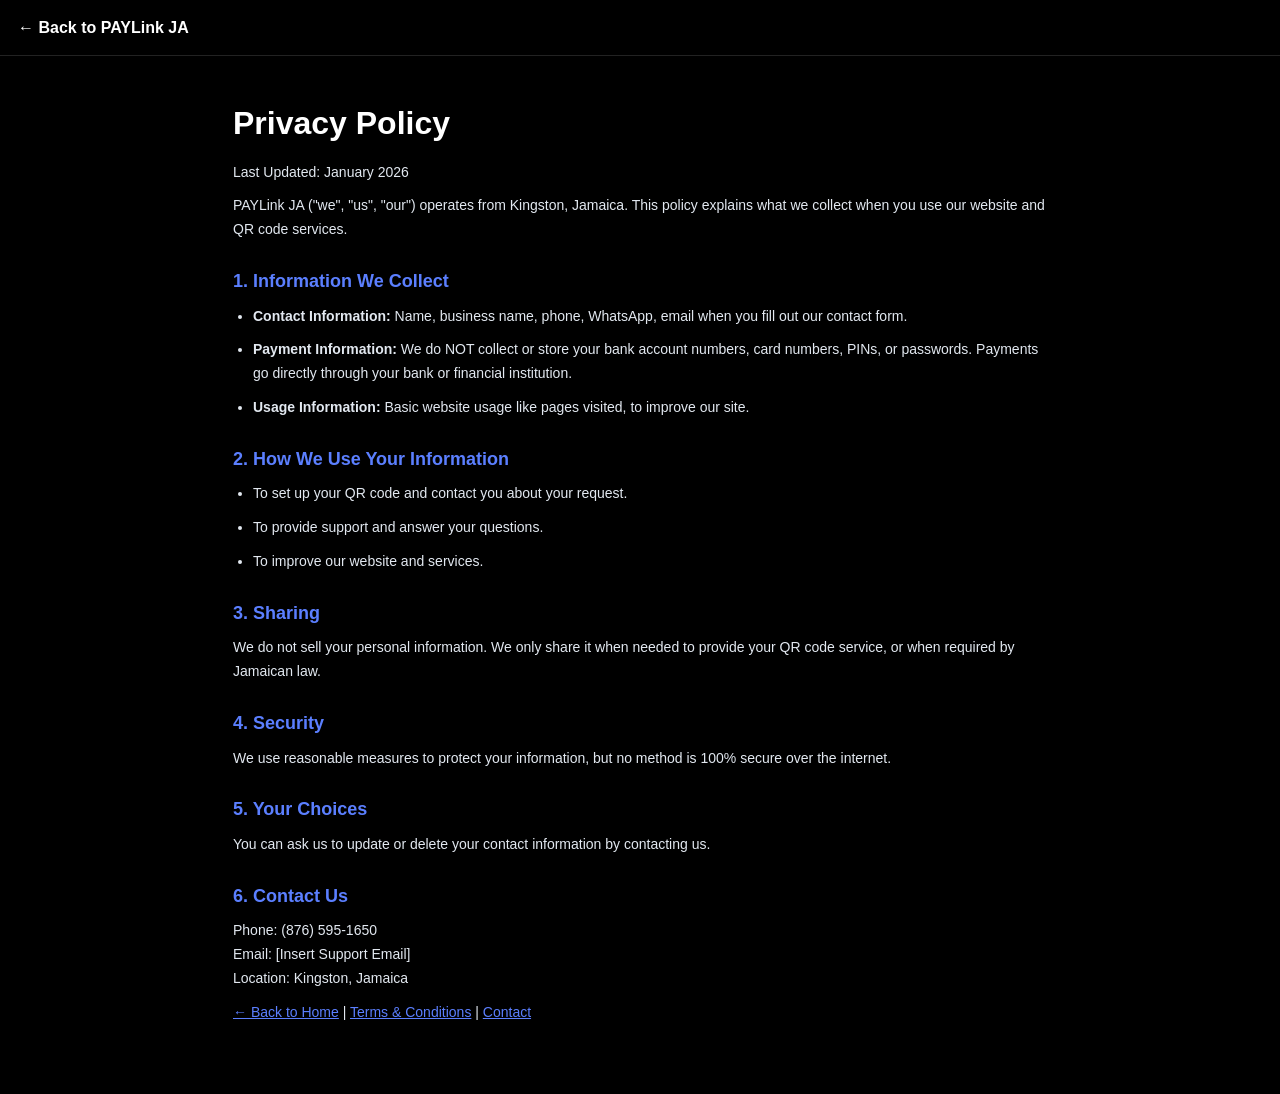
<file: privacy.html>
<!DOCTYPE html>
<html lang="en">
<head>
<meta charset="UTF-8" />
<meta name="viewport" content="width=device-width, initial-scale=1.0" />
<title>Privacy Policy | PAYLink JA</title>
<style>
* { margin:0; padding:0; box-sizing:border-box; font-family:Arial, sans-serif; }
body { background:#000; color:#fff; line-height:1.7; }
.container { max-width:850px; margin:0 auto; padding:40px 18px 60px; }
h1 { font-size:32px; margin-bottom:10px; }
h2 { font-size:18px; margin:24px 0 8px; color:#5B7FFF; }
p, li { font-size:14px; color:#E2E8F0; margin-bottom:10px; }
ul { padding-left:20px; }
a { color:#5B7FFF; }
.top { padding:14px 18px; border-bottom:1px solid #222; }
.top a { color:#fff; text-decoration:none; font-weight:800; }
</style>
</head>
<body>
<div class="top"><a href="index.html">← Back to PAYLink JA</a></div>
<div class="container">
<h1>Privacy Policy</h1>
<p>Last Updated: January 2026</p>
<p>PAYLink JA ("we", "us", "our") operates from Kingston, Jamaica. This policy explains what we collect when you use our website and QR code services.</p>
<h2>1. Information We Collect</h2>
<ul>
<li><b>Contact Information:</b> Name, business name, phone, WhatsApp, email when you fill out our contact form.</li>
<li><b>Payment Information:</b> We do NOT collect or store your bank account numbers, card numbers, PINs, or passwords. Payments go directly through your bank or financial institution.</li>
<li><b>Usage Information:</b> Basic website usage like pages visited, to improve our site.</li>
</ul>
<h2>2. How We Use Your Information</h2>
<ul>
<li>To set up your QR code and contact you about your request.</li>
<li>To provide support and answer your questions.</li>
<li>To improve our website and services.</li>
</ul>
<h2>3. Sharing</h2>
<p>We do not sell your personal information. We only share it when needed to provide your QR code service, or when required by Jamaican law.</p>
<h2>4. Security</h2>
<p>We use reasonable measures to protect your information, but no method is 100% secure over the internet.</p>
<h2>5. Your Choices</h2>
<p>You can ask us to update or delete your contact information by contacting us.</p>
<h2>6. Contact Us</h2>
<p>Phone: (876) 595-1650<br>Email: [Insert Support Email]<br>Location: Kingston, Jamaica</p>
<p><a href="index.html">← Back to Home</a> | <a href="terms-conditions.html">Terms & Conditions</a> | <a href="contact.html">Contact</a></p>
</div>
</body>
</html>
</file>
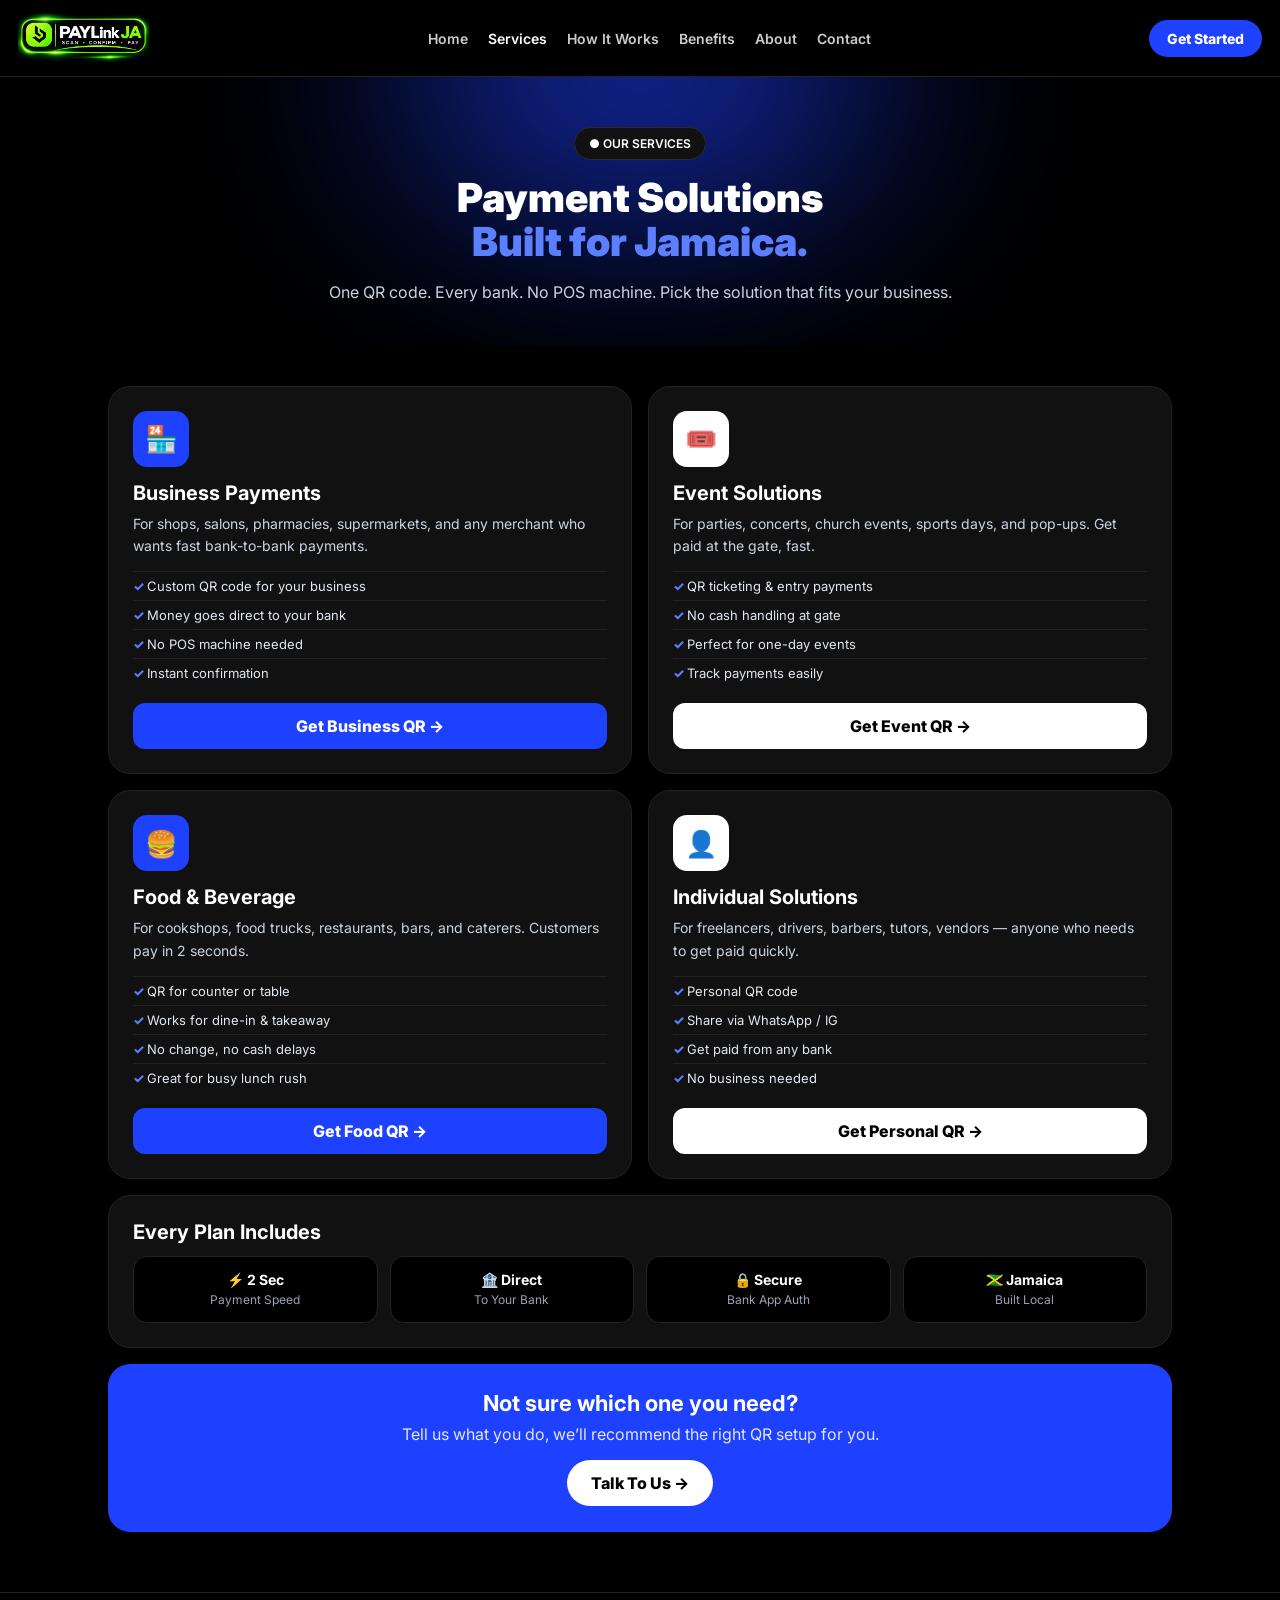
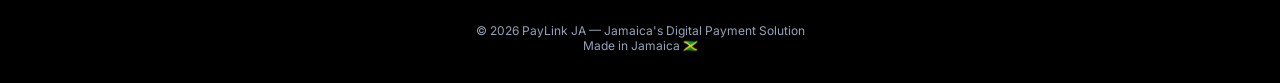
<file: services.html>
<!DOCTYPE html>
<html lang="en">
<head>
<meta charset="UTF-8" />
<meta name="viewport" content="width=device-width, initial-scale=1.0" />
<title>Services | PayLink JA</title>
<link href="https://fonts.googleapis.com/css2?family=Inter:wght@400;600;700;800;900&display=swap" rel="stylesheet">
<style>
* { margin:0; padding:0; box-sizing:border-box; font-family:'Inter',sans-serif; }
body { background:#000; color:#fff; }
.navbar { background:#000; padding:14px 18px; display:flex; align-items:center; justify-content:space-between; position:sticky; top:0; z-index:100; border-bottom:1px solid #222; }
.logo { display:flex; align-items:center; gap:10px; text-decoration:none; }
.logo img { height:48px; width:auto; display:block; }
.logo-box { width:40px; height:40px; background:#1E40FF; border-radius:12px; display:flex; align-items:center; justify-content:center; font-size:20px; font-weight:900; color:#fff; }
.logo-text b { font-size:19px; color:#fff; display:block; line-height:1; }
.logo-text span { font-size:9px; letter-spacing:2px; color:#5B7FFF; font-weight:700; }
.nav-links { display:flex; gap:20px; align-items:center; }
.nav-links a { color:#ccc; text-decoration:none; font-size:14px; font-weight:600; }
.nav-links a.active { color:#fff; }
.btn-nav { background:#1E40FF; color:#fff; padding:10px 18px; border-radius:999px; font-weight:800; font-size:14px; text-decoration:none; }
.menu-btn { display:none; background:none; border:1px solid #333; color:#fff; font-size:22px; padding:4px 12px; border-radius:8px; cursor:pointer; }

.hero { position:relative; padding:50px 18px 40px; overflow:hidden; background:#000; text-align:center; }
.glow-top { position:absolute; top:-140px; left:50%; transform:translateX(-50%); width:500px; height:280px; background:#1E40FF; filter:blur(110px); opacity:0.65; border-radius:50%; pointer-events:none; }
.hero-inner { position:relative; max-width:800px; margin:0 auto; }
.hero h1 { font-size:40px; font-weight:900; line-height:1.1; }
.hero h1 em { color:#5B7FFF; font-style:normal; }
.hero p { color:#CBD5E1; margin:16px 0 0; font-size:16px; line-height:1.6; }
.pill { display:inline-block; background:#111; border:1px solid #2A2A2A; padding:8px 14px; border-radius:999px; font-size:12px; font-weight:600; margin-bottom:16px; }

.section { padding:40px 18px 60px; max-width:1100px; margin:0 auto; }
.grid { display:grid; grid-template-columns:1fr 1fr; gap:16px; }
.card { background:#111; border:1px solid #222; border-radius:22px; padding:24px; }
.card-icon { width:56px; height:56px; border-radius:14px; background:#1E40FF; display:flex; align-items:center; justify-content:center; font-size:26px; margin-bottom:14px; color:#fff; }
.card-icon.white { background:#fff; color:#000; }
.card h3 { font-size:20px; margin-bottom:8px; color:#fff; }
.card p { font-size:14px; color:#CBD5E1; line-height:1.6; margin-bottom:14px; }
.card ul { list-style:none; }
.card ul li { font-size:13px; color:#E2E8F0; padding:6px 0; border-top:1px solid #222; }
.card ul li:before { content:"✓ "; color:#5B7FFF; font-weight:800; }
.card-btn { display:block; text-align:center; background:#1E40FF; color:#fff; text-decoration:none; padding:13px; border-radius:12px; font-weight:800; margin-top:16px; }
.card-btn.outline { background:#fff; color:#000; }

.include { background:#111; border:1px solid #222; border-radius:22px; padding:24px; margin-top:16px; }
.include h3 { font-size:20px; margin-bottom:12px; }
.include-grid { display:grid; grid-template-columns:1fr 1fr 1fr 1fr; gap:12px; }
.inc { background:#000; border:1px solid #222; border-radius:14px; padding:14px; text-align:center; }
.inc b { font-size:14px; display:block; }
.inc span { font-size:12px; color:#94A3B8; }

.banner { background:#1E40FF; color:#fff; border-radius:22px; padding:26px; text-align:center; margin-top:16px; }
.banner b { font-size:22px; }
.banner p { margin:8px 0 16px; color:#E0E7FF; }
.banner a { display:inline-block; background:#fff; color:#000; padding:13px 24px; border-radius:999px; font-weight:800; text-decoration:none; }
.footer { text-align:center; padding:30px 18px; color:#94A3B8; font-size:12px; border-top:1px solid #222; }

@media(max-width:768px){
  .nav-links, .btn-nav { display:none; }
  .nav-links.show { display:flex; flex-direction:column; align-items:stretch; position:absolute; top:68px; left:0; right:0; background:#000; padding:20px; border-bottom:1px solid #222; z-index:99; }
  .nav-links.show a { padding:12px 0; border-bottom:1px solid #111; font-size:16px; color:#fff; }
  .menu-btn { display:block; }
  .hero h1 { font-size:32px; }
  .grid, .include-grid { grid-template-columns:1fr; }
}
</style>
</head>
<body>

<header class="navbar">
  <a href="index.html" class="logo">
    <img src="logo.png" alt="PAYLink JA">
  </a>
  <nav class="nav-links" id="navLinks">
    <a href="index.html">Home</a>
    <a href="services.html" class="active">Services</a>
    <a href="how-it-works.html">How It Works</a>
    <a href="benefits.html">Benefits</a>
    <a href="about.html">About</a>
    <a href="contact.html">Contact</a>
  </nav>
  <a href="contact.html" class="btn-nav">Get Started</a>
  <button class="menu-btn" id="menuBtn" type="button" onclick="toggleMenu()">☰</button>
</header>

<section class="hero">
  <div class="glow-top"></div>
  <div class="hero-inner">
    <span class="pill">● OUR SERVICES</span>
    <h1>Payment Solutions<br><em>Built for Jamaica.</em></h1>
    <p>One QR code. Every bank. No POS machine. Pick the solution that fits your business.</p>
  </div>
</section>

<section class="section">
  <div class="grid">
    <div class="card">
      <div class="card-icon">🏪</div>
      <h3>Business Payments</h3>
      <p>For shops, salons, pharmacies, supermarkets, and any merchant who wants fast bank-to-bank payments.</p>
      <ul>
        <li>Custom QR code for your business</li>
        <li>Money goes direct to your bank</li>
        <li>No POS machine needed</li>
        <li>Instant confirmation</li>
      </ul>
      <a href="contact.html" class="card-btn">Get Business QR →</a>
    </div>

    <div class="card">
      <div class="card-icon white">🎟️</div>
      <h3>Event Solutions</h3>
      <p>For parties, concerts, church events, sports days, and pop-ups. Get paid at the gate, fast.</p>
      <ul>
        <li>QR ticketing & entry payments</li>
        <li>No cash handling at gate</li>
        <li>Perfect for one-day events</li>
        <li>Track payments easily</li>
      </ul>
      <a href="contact.html" class="card-btn outline">Get Event QR →</a>
    </div>

    <div class="card">
      <div class="card-icon">🍔</div>
      <h3>Food & Beverage</h3>
      <p>For cookshops, food trucks, restaurants, bars, and caterers. Customers pay in 2 seconds.</p>
      <ul>
        <li>QR for counter or table</li>
        <li>Works for dine-in & takeaway</li>
        <li>No change, no cash delays</li>
        <li>Great for busy lunch rush</li>
      </ul>
      <a href="contact.html" class="card-btn">Get Food QR →</a>
    </div>

    <div class="card">
      <div class="card-icon white">👤</div>
      <h3>Individual Solutions</h3>
      <p>For freelancers, drivers, barbers, tutors, vendors — anyone who needs to get paid quickly.</p>
      <ul>
        <li>Personal QR code</li>
        <li>Share via WhatsApp / IG</li>
        <li>Get paid from any bank</li>
        <li>No business needed</li>
      </ul>
      <a href="contact.html" class="card-btn outline">Get Personal QR →</a>
    </div>
  </div>

  <div class="include">
    <h3>Every Plan Includes</h3>
    <div class="include-grid">
      <div class="inc"><b>⚡ 2 Sec</b><span>Payment Speed</span></div>
      <div class="inc"><b>🏦 Direct</b><span>To Your Bank</span></div>
      <div class="inc"><b>🔒 Secure</b><span>Bank App Auth</span></div>
      <div class="inc"><b>🇯🇲 Jamaica</b><span>Built Local</span></div>
    </div>
  </div>

  <div class="banner">
    <b>Not sure which one you need?</b>
    <p>Tell us what you do, we’ll recommend the right QR setup for you.</p>
    <a href="contact.html">Talk To Us →</a>
  </div>
</section>

<div class="footer">© 2026 PayLink JA — Jamaica's Digital Payment Solution<br>Made in Jamaica 🇯🇲</div>

<script>
function toggleMenu(){
  var nav = document.getElementById('navLinks');
  if(nav) nav.classList.toggle('show');
  var btn = document.getElementById('menuBtn');
  if(btn) btn.textContent = nav.classList.contains('show') ? '✕' : '☰';
}
document.addEventListener('DOMContentLoaded', function(){
  var links = document.querySelectorAll('#navLinks a');
  links.forEach(function(link){
    link.addEventListener('click', function(){
      var nav = document.getElementById('navLinks');
      if(nav) nav.classList.remove('show');
      var btn = document.getElementById('menuBtn');
      if(btn) btn.textContent = '☰';
    });
  });
});
</script>
</body>
</html>
</file>
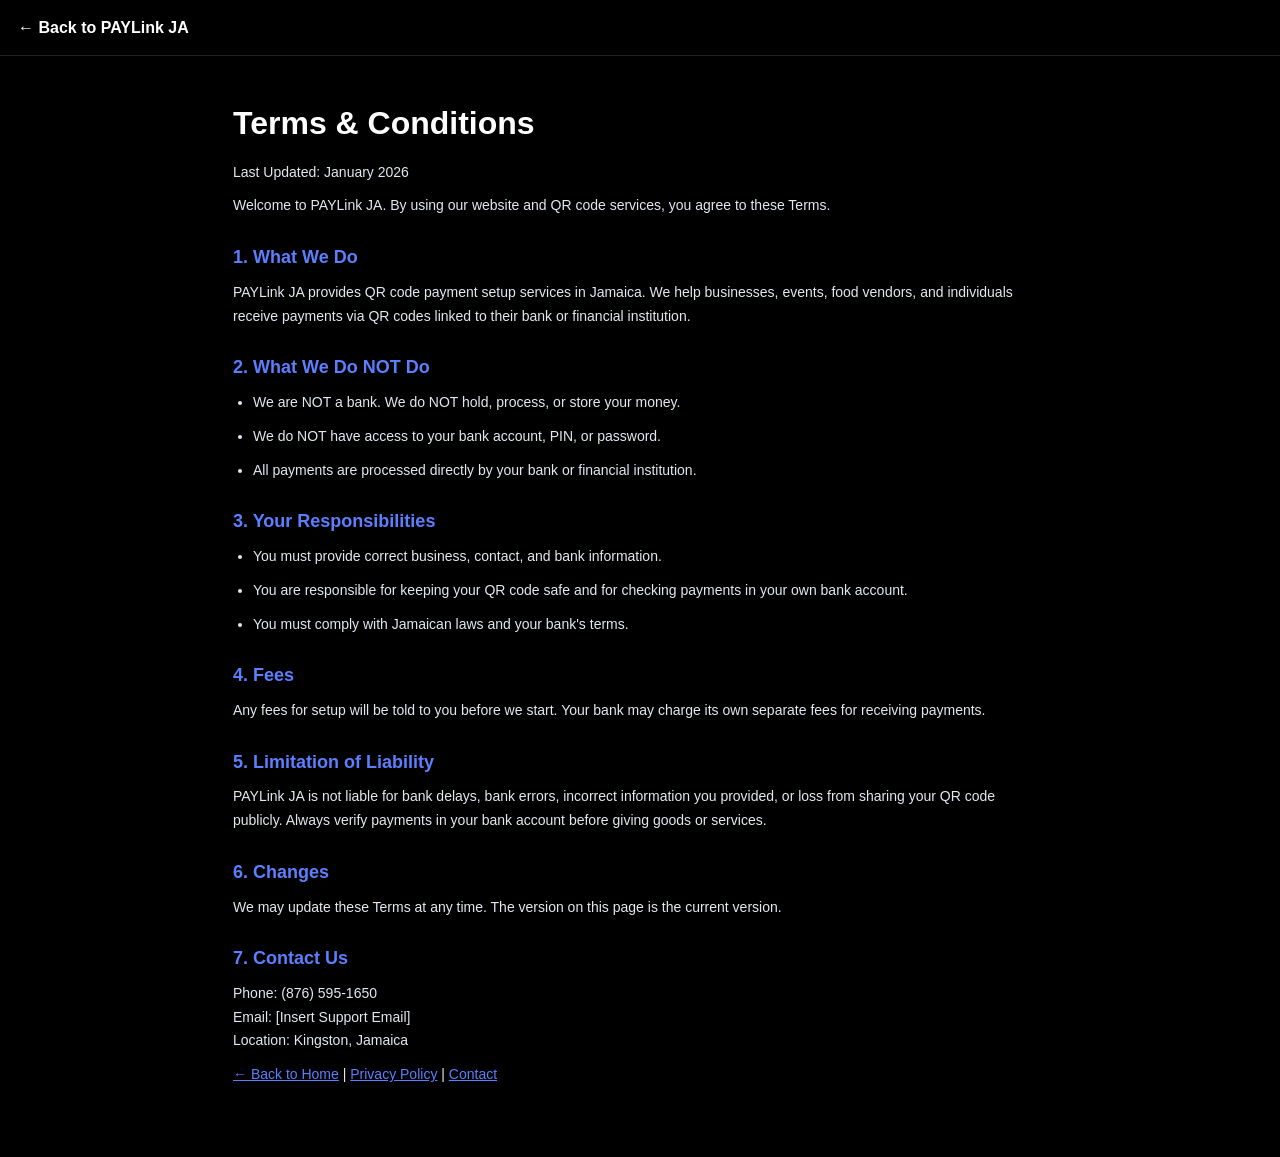
<file: terms-conditions.html>
<!DOCTYPE html>
<html lang="en">
<head>
<meta charset="UTF-8" />
<meta name="viewport" content="width=device-width, initial-scale=1.0" />
<title>Terms & Conditions | PAYLink JA</title>
<style>
* { margin:0; padding:0; box-sizing:border-box; font-family:Arial, sans-serif; }
body { background:#000; color:#fff; line-height:1.7; }
.container { max-width:850px; margin:0 auto; padding:40px 18px 60px; }
h1 { font-size:32px; margin-bottom:10px; }
h2 { font-size:18px; margin:24px 0 8px; color:#5B7FFF; }
p, li { font-size:14px; color:#E2E8F0; margin-bottom:10px; }
ul { padding-left:20px; }
a { color:#5B7FFF; }
.top { padding:14px 18px; border-bottom:1px solid #222; }
.top a { color:#fff; text-decoration:none; font-weight:800; }
</style>
</head>
<body>
<div class="top"><a href="index.html">← Back to PAYLink JA</a></div>
<div class="container">
<h1>Terms & Conditions</h1>
<p>Last Updated: January 2026</p>
<p>Welcome to PAYLink JA. By using our website and QR code services, you agree to these Terms.</p>
<h2>1. What We Do</h2>
<p>PAYLink JA provides QR code payment setup services in Jamaica. We help businesses, events, food vendors, and individuals receive payments via QR codes linked to their bank or financial institution.</p>
<h2>2. What We Do NOT Do</h2>
<ul>
<li>We are NOT a bank. We do NOT hold, process, or store your money.</li>
<li>We do NOT have access to your bank account, PIN, or password.</li>
<li>All payments are processed directly by your bank or financial institution.</li>
</ul>
<h2>3. Your Responsibilities</h2>
<ul>
<li>You must provide correct business, contact, and bank information.</li>
<li>You are responsible for keeping your QR code safe and for checking payments in your own bank account.</li>
<li>You must comply with Jamaican laws and your bank's terms.</li>
</ul>
<h2>4. Fees</h2>
<p>Any fees for setup will be told to you before we start. Your bank may charge its own separate fees for receiving payments.</p>
<h2>5. Limitation of Liability</h2>
<p>PAYLink JA is not liable for bank delays, bank errors, incorrect information you provided, or loss from sharing your QR code publicly. Always verify payments in your bank account before giving goods or services.</p>
<h2>6. Changes</h2>
<p>We may update these Terms at any time. The version on this page is the current version.</p>
<h2>7. Contact Us</h2>
<p>Phone: (876) 595-1650<br>Email: [Insert Support Email]<br>Location: Kingston, Jamaica</p>
<p><a href="index.html">← Back to Home</a> | <a href="privacy.html">Privacy Policy</a> | <a href="contact.html">Contact</a></p>
</div>
</body>
</html>
</file>
